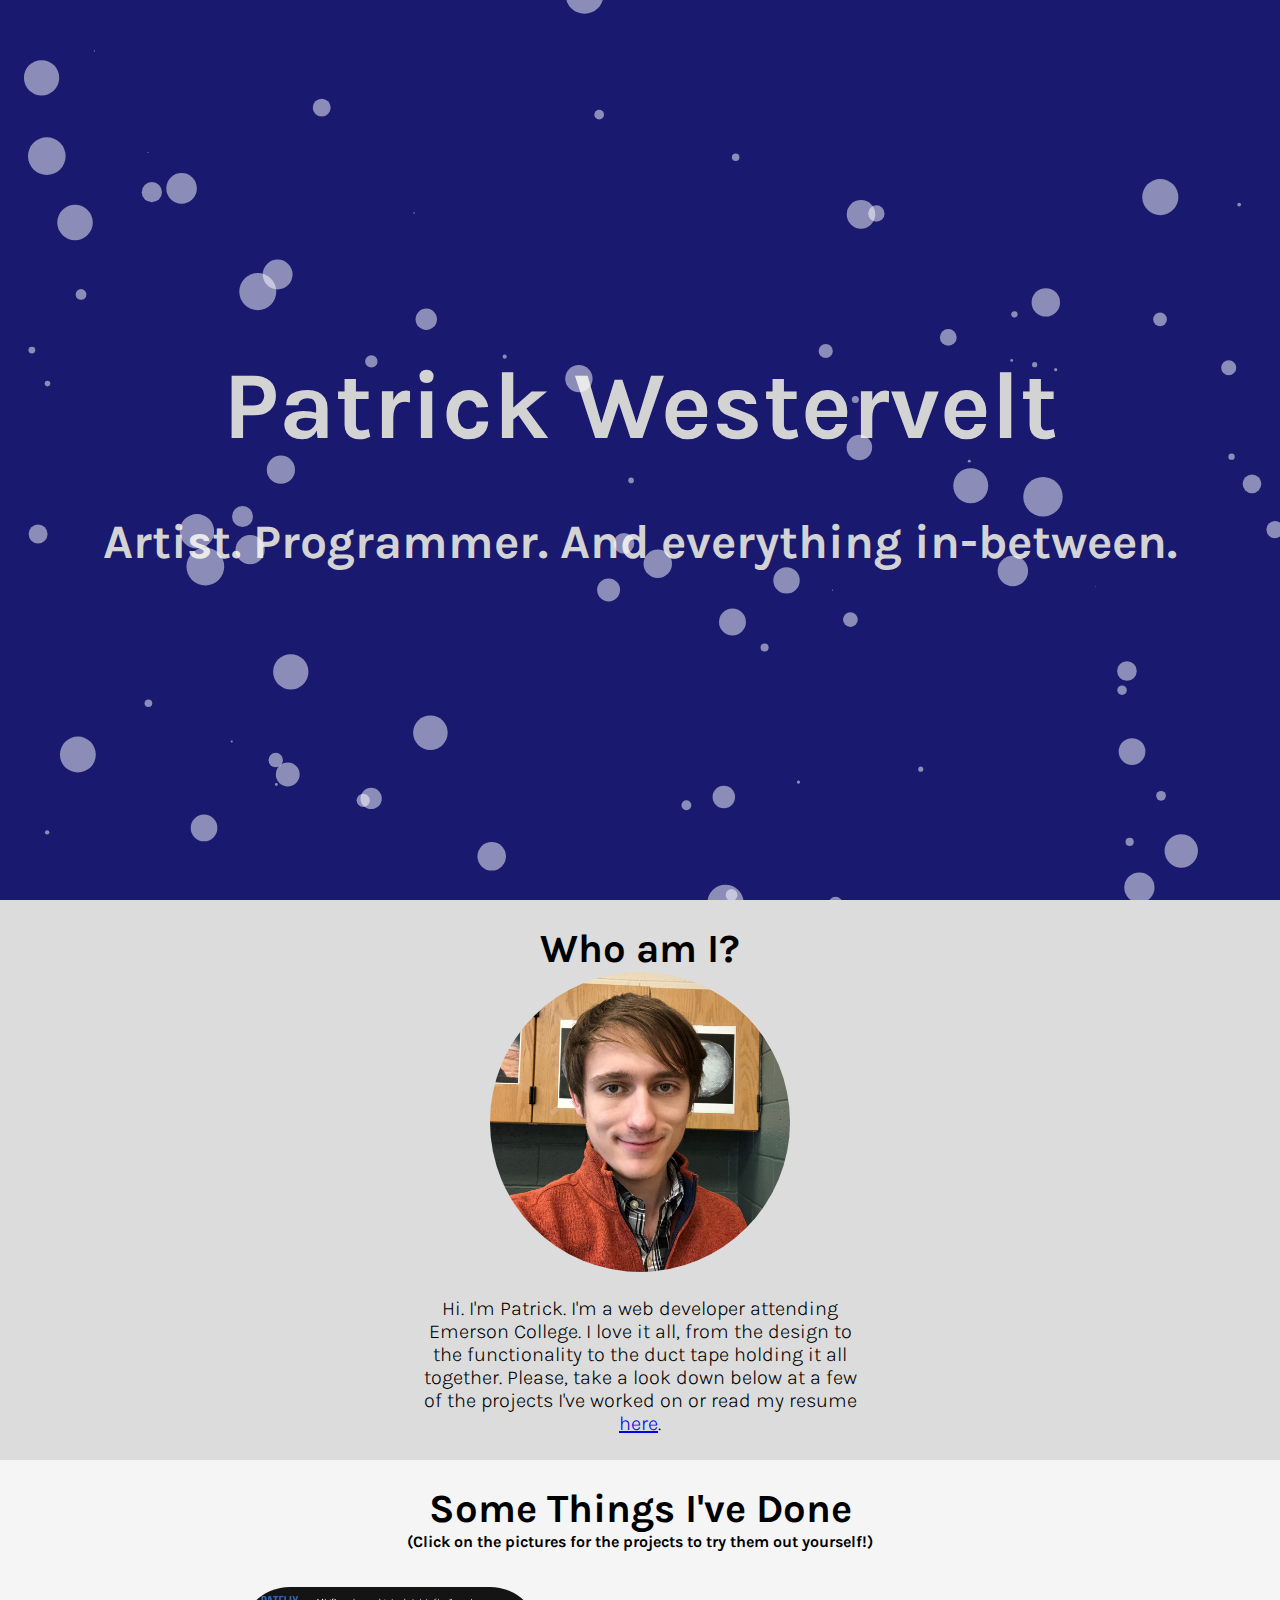
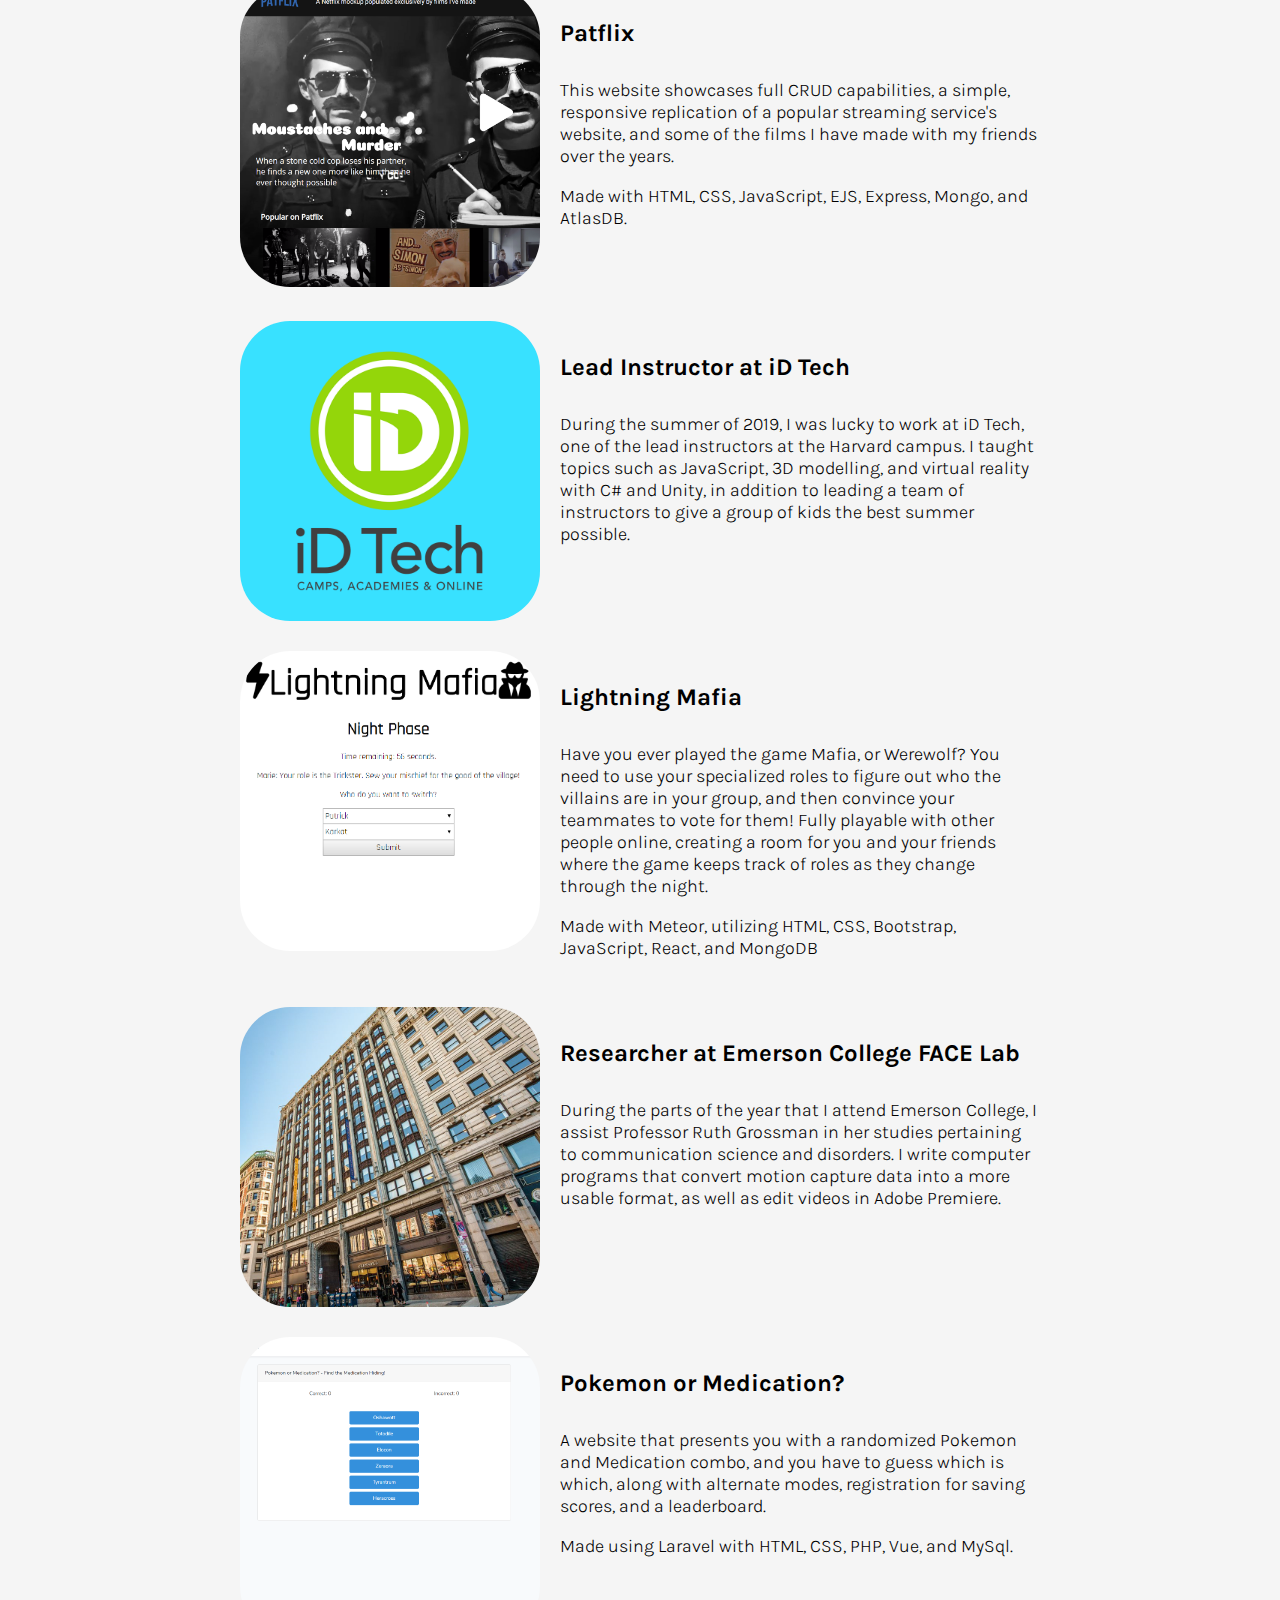
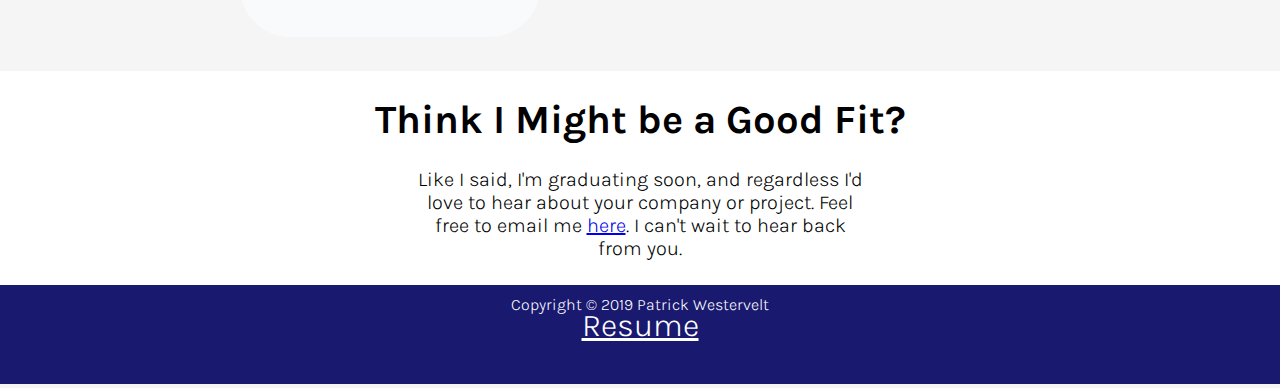
<file: index.html>
<!DOCTYPE html>
<html>
<head>
	<title>Patrick Westervelt: Portfolio</title>
	<link rel="stylesheet" type="text/css" href="index.css">
	<link href="https://fonts.googleapis.com/css?family=Charm|Major+Mono+Display|Slabo+27px|Karla" rel="stylesheet">
	<link rel="stylesheet" href="https://use.fontawesome.com/releases/v5.7.2/css/all.css" integrity="sha384-fnmOCqbTlWIlj8LyTjo7mOUStjsKC4pOpQbqyi7RrhN7udi9RwhKkMHpvLbHG9Sr" crossorigin="anonymous">
</head>
<body>
	<div id="banner">
		<span id="banner-text">
			<h1>Patrick Westervelt</h1>
			<h2>Artist. Programmer. And everything in-between.</h2>
		</span>
	</div>
	<div id="about">
		<h3 class="section-header"> Who am I? </h3>
		<img class="me" src="Patrick.jpg">
		<p class="about-text">Hi. I'm Patrick. I'm a web developer attending Emerson College. I love it all, from the design to the functionality to the duct tape holding it all together. Please, take a look down below at a few of the projects I've worked on or read my resume <a href="WebDev_Resume.pdf">here</a>.</p>
	</div>
	<div id="info">
		<h3 class="section-header"> Some Things I've Done </h3>
		<h4 class="hint">(Click on the pictures for the projects to try them out yourself!)</h4>
		<div class="about-box">
			<a href="https://secure-fortress-60849.herokuapp.com/"><img class="projects-img" src="PatflixTeaser.png"></a>
			<div>
				<h4>Patflix</h4>
				<p class="about-desc">This website showcases full CRUD capabilities, a simple, responsive replication of a popular streaming service's website, and some of the films I have made with my friends over the years.</p>
				<p class="about-desc">Made with HTML, CSS, JavaScript, EJS, Express, Mongo, and AtlasDB.</p>
			</div>
		</div>
		<div class="about-box">
			<img class="projects-img" src="idTech.png">
			<div>
				<h4>Lead Instructor at iD Tech</h4>
				<p class="about-desc">During the summer of 2019, I was lucky to work at iD Tech, one of the lead instructors at the Harvard campus. I taught topics such as JavaScript, 3D modelling, and virtual reality with C# and Unity, in addition to leading a team of instructors to give a group of kids the best summer possible.</p>
			</div>
		</div>
		<div class="about-box">
			<a href="https://lightning-mafia.herokuapp.com/"><img class="projects-img" src="LightningMafiaTeaser.png"></a>
			<div>
				<h4>Lightning Mafia</h4>
				<p class="about-desc">Have you ever played the game Mafia, or Werewolf? You need to use your specialized roles to figure out who the villains are in your group, and then convince your teammates to vote for them! Fully playable with other people online, creating a room for you and your friends where the game keeps track of roles as they change through the night.</p>
				<p class="about-desc">Made with Meteor, utilizing HTML, CSS, Bootstrap, JavaScript, React, and MongoDB</p>
			</div>
		</div>
		<div class="about-box">
			<img class="projects-img" src="EmColl.jpg">
			<div>
				<h4>Researcher at Emerson College FACE Lab</h4>
				<p class="about-desc">During the parts of the year that I attend Emerson College, I assist Professor Ruth Grossman in her studies pertaining to communication science and disorders. I write computer programs that convert motion capture data into a more usable format, as well as edit videos in Adobe Premiere.</p>
			</div>
		</div>
		<div class="about-box">
			<a href="http://obscure-harbor-76236.herokuapp.com/"><img class="projects-img" src="PokemonOrMedication.png"></a>
			<div>
				<h4>Pokemon or Medication?</h4>
				<p class="about-desc">A website that presents you with a randomized Pokemon and Medication combo, and you have to guess which is which, along with alternate modes, registration for saving scores, and a leaderboard.</p>
				<p class="about-desc">Made using Laravel with HTML, CSS, PHP, Vue, and MySql.</p>
			</div>
		</div>
	</div>
	<div id="contact">
		<h3 class="section-header">Think I Might be a Good Fit?</h3>
		<p class="about-text">Like I said, I'm graduating soon, and regardless I'd love to hear about your company or project. Feel free to email me <a href="mailto:patrickwestervelt.us@gmail.com">here</a>. I can't wait to hear back from you.
	</div>
	<div id="footer">
		<div id="copyright">Copyright © 2019 Patrick Westervelt</div>
		<div id="resume"><a class="resume-link" href="WebDev_Resume.pdf">Resume</a></div>
		<div><a href="https://www.twitter.com/psytew"><i class="fab fa-twitter"></i></a><a href="https://github.com/Psytew"><i class="fab fa-github"></i></a><a href="mailto:patrickwestervelt.us@gmail.com"><i class="far fa-envelope"></i></a></div>
	</div>
	<script type="text/javascript" src="particles.min.js"></script>
	<script type="text/javascript" src="particleController.js"></script>
</body>
</html>
</file>
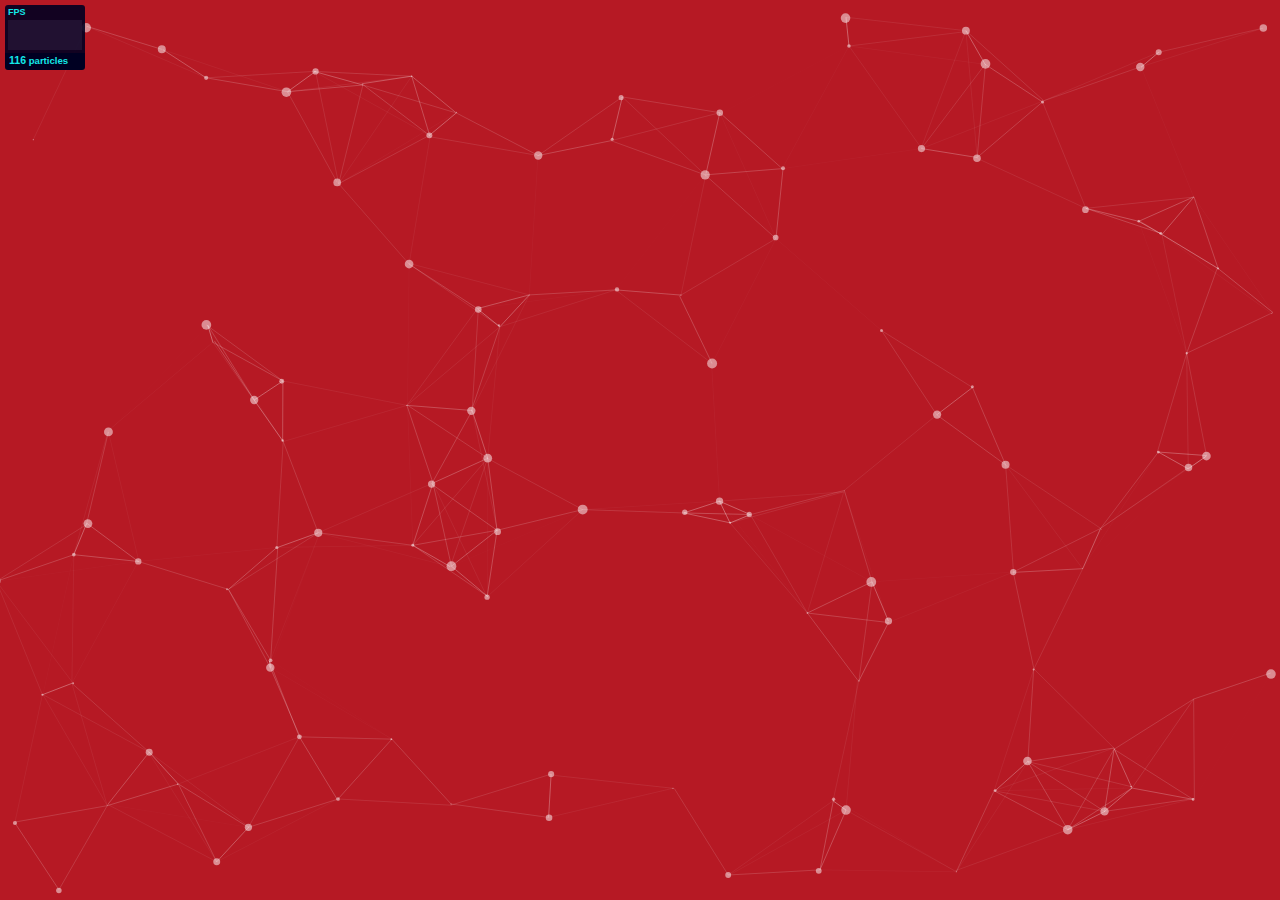
<file: particles.js-master/demo/index.html>
<!DOCTYPE html>
<html lang="en">
<head>
  <meta charset="utf-8">
  <title>particles.js</title>
  <meta name="description" content="particles.js is a lightweight JavaScript library for creating particles.">
  <meta name="author" content="Vincent Garreau" />
  <meta name="viewport" content="width=device-width, initial-scale=1.0, minimum-scale=1.0, maximum-scale=1.0, user-scalable=no">
  <link rel="stylesheet" media="screen" href="css/style.css">
</head>
<body>

<!-- count particles -->
<div class="count-particles">
  <span class="js-count-particles">--</span> particles
</div>

<!-- particles.js container -->
<div id="particles-js"></div>

<!-- scripts -->
<script src="../particles.js"></script>
<script src="js/app.js"></script>

<!-- stats.js -->
<script src="js/lib/stats.js"></script>
<script>
  var count_particles, stats, update;
  stats = new Stats;
  stats.setMode(0);
  stats.domElement.style.position = 'absolute';
  stats.domElement.style.left = '0px';
  stats.domElement.style.top = '0px';
  document.body.appendChild(stats.domElement);
  count_particles = document.querySelector('.js-count-particles');
  update = function() {
    stats.begin();
    stats.end();
    if (window.pJSDom[0].pJS.particles && window.pJSDom[0].pJS.particles.array) {
      count_particles.innerText = window.pJSDom[0].pJS.particles.array.length;
    }
    requestAnimationFrame(update);
  };
  requestAnimationFrame(update);
</script>

</body>
</html>
</file>
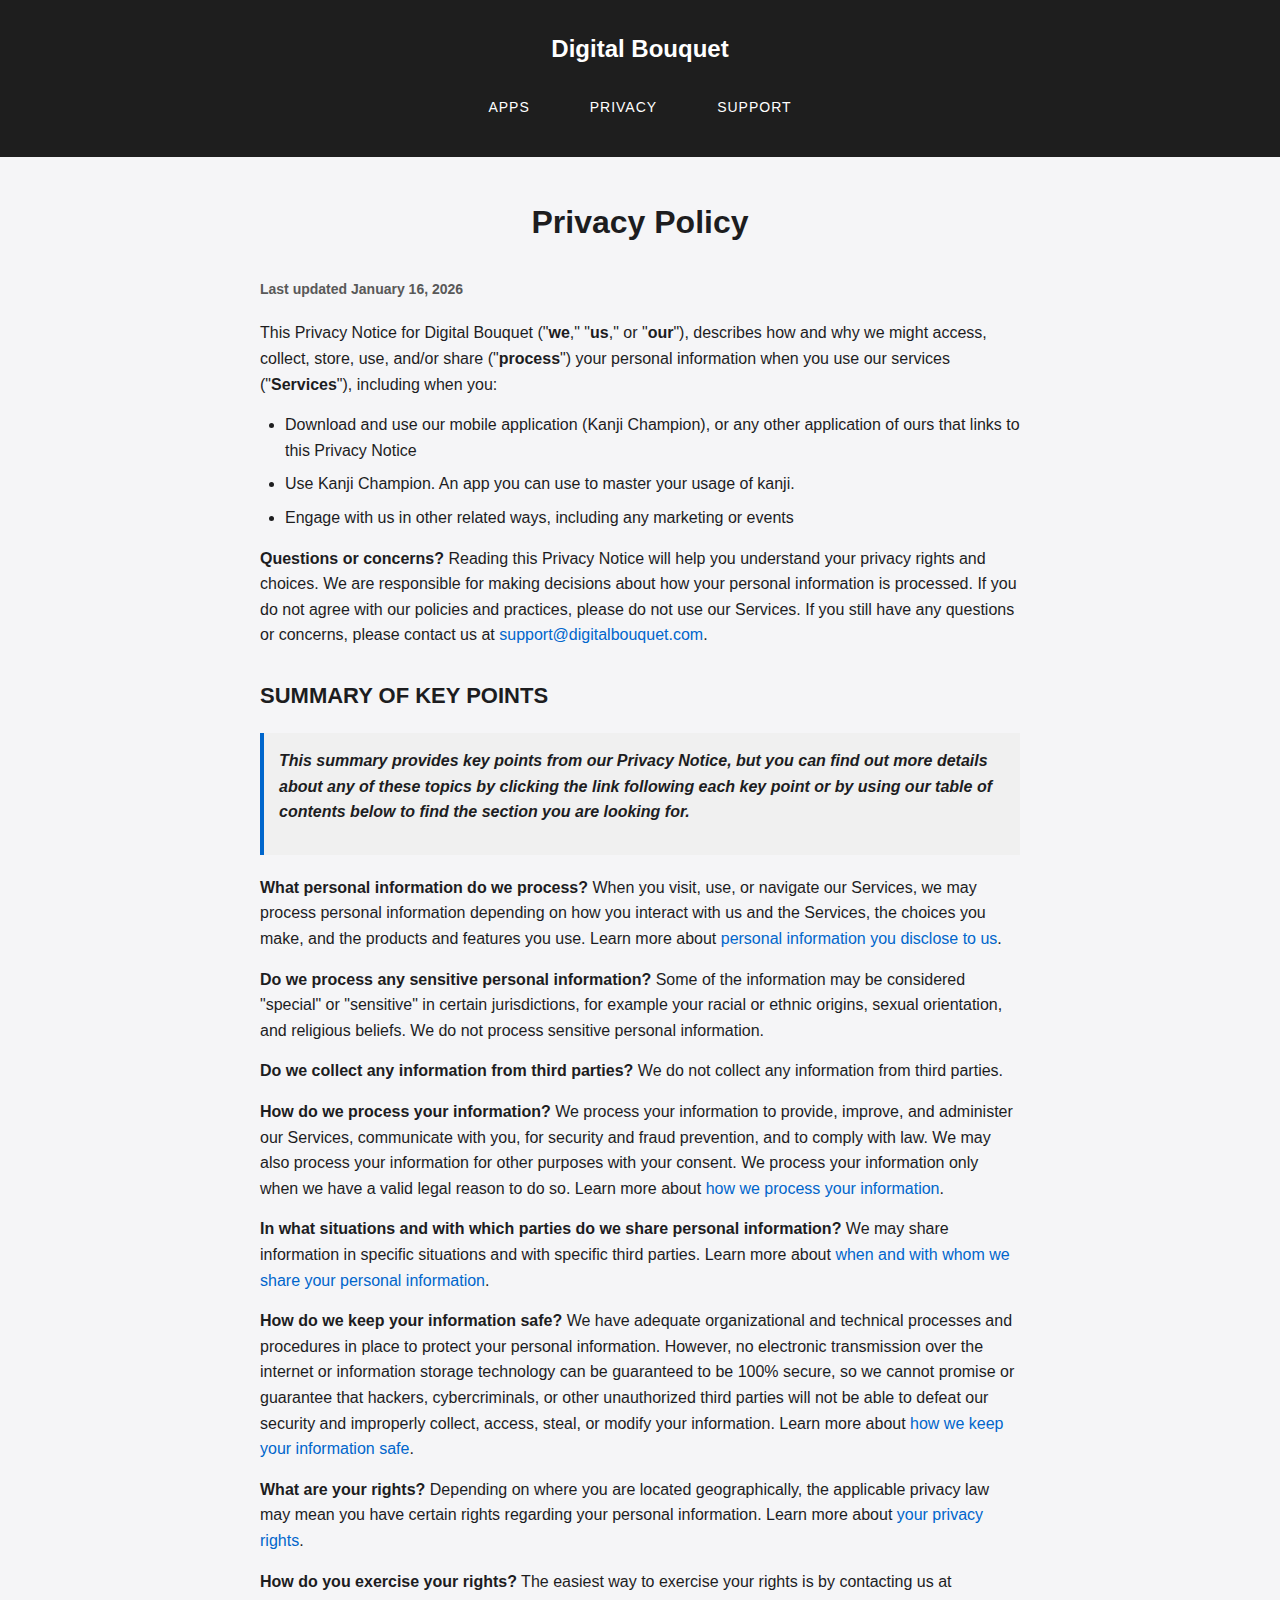
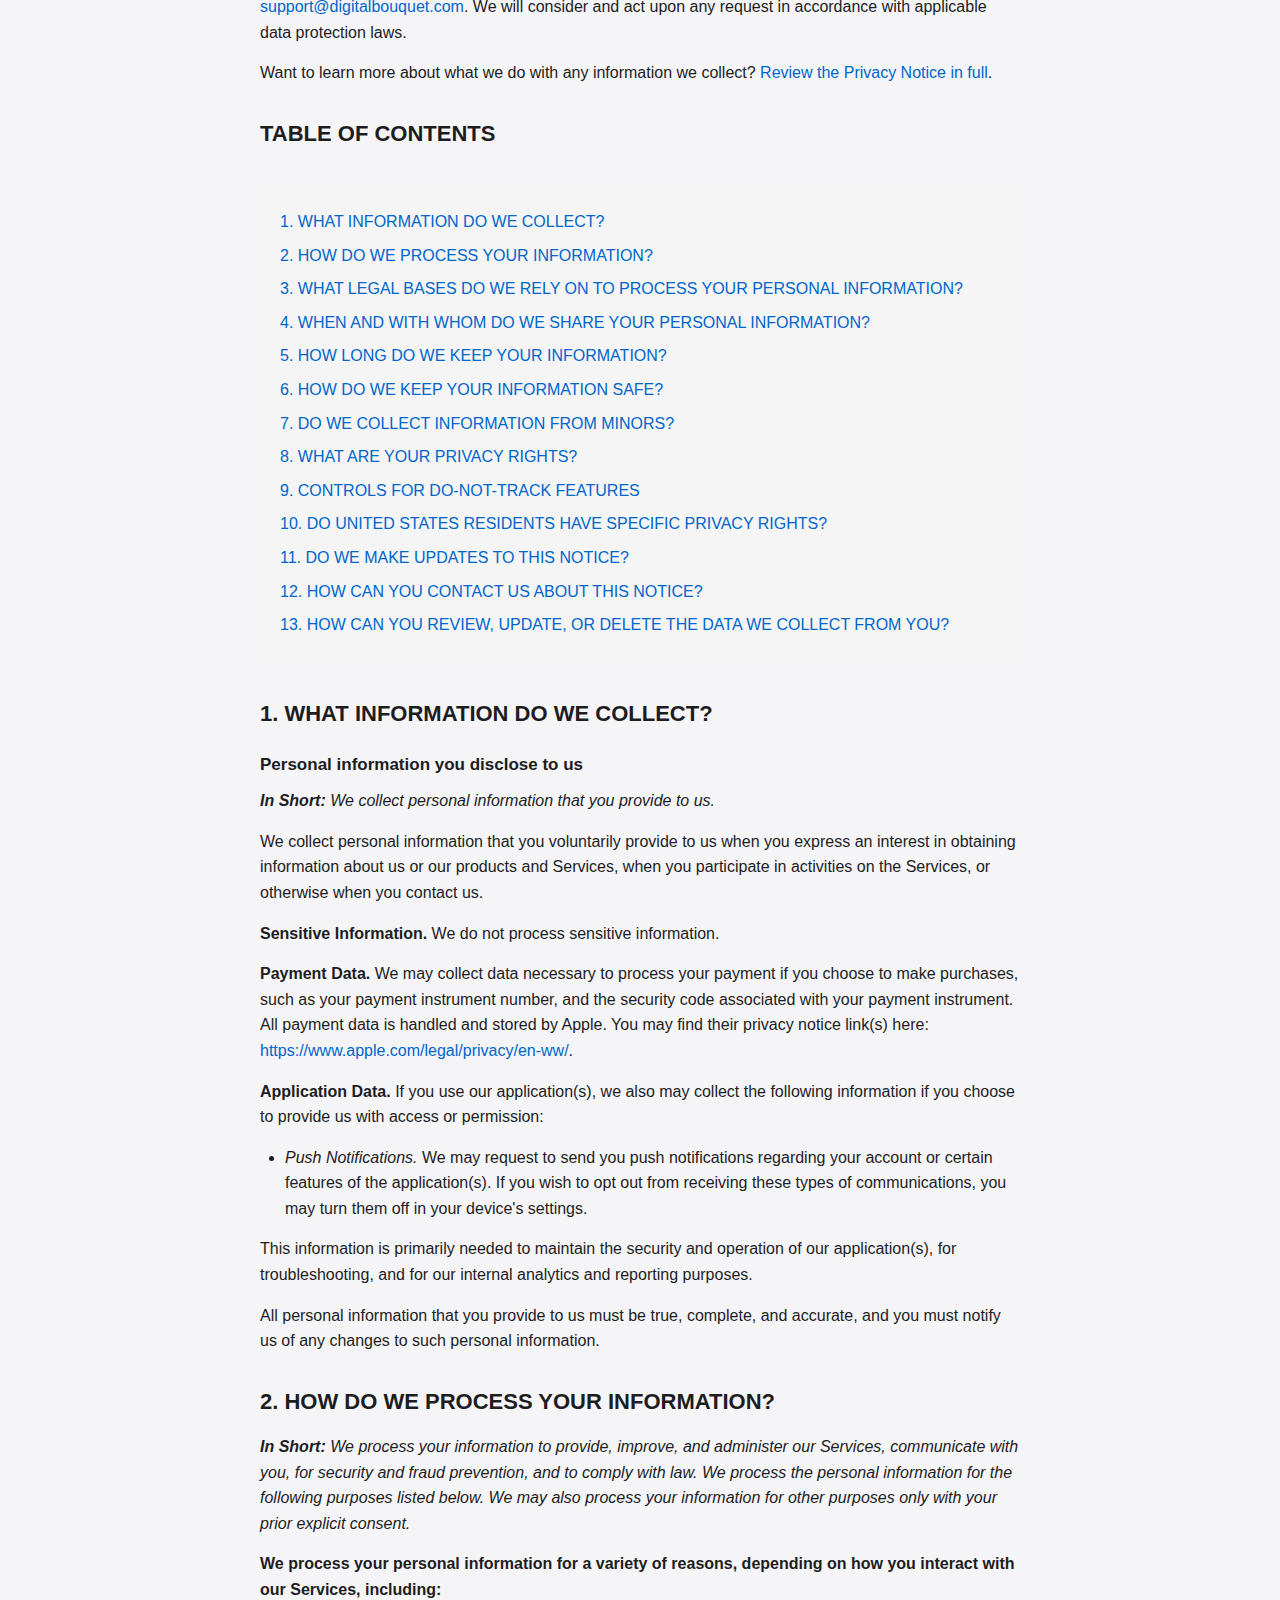
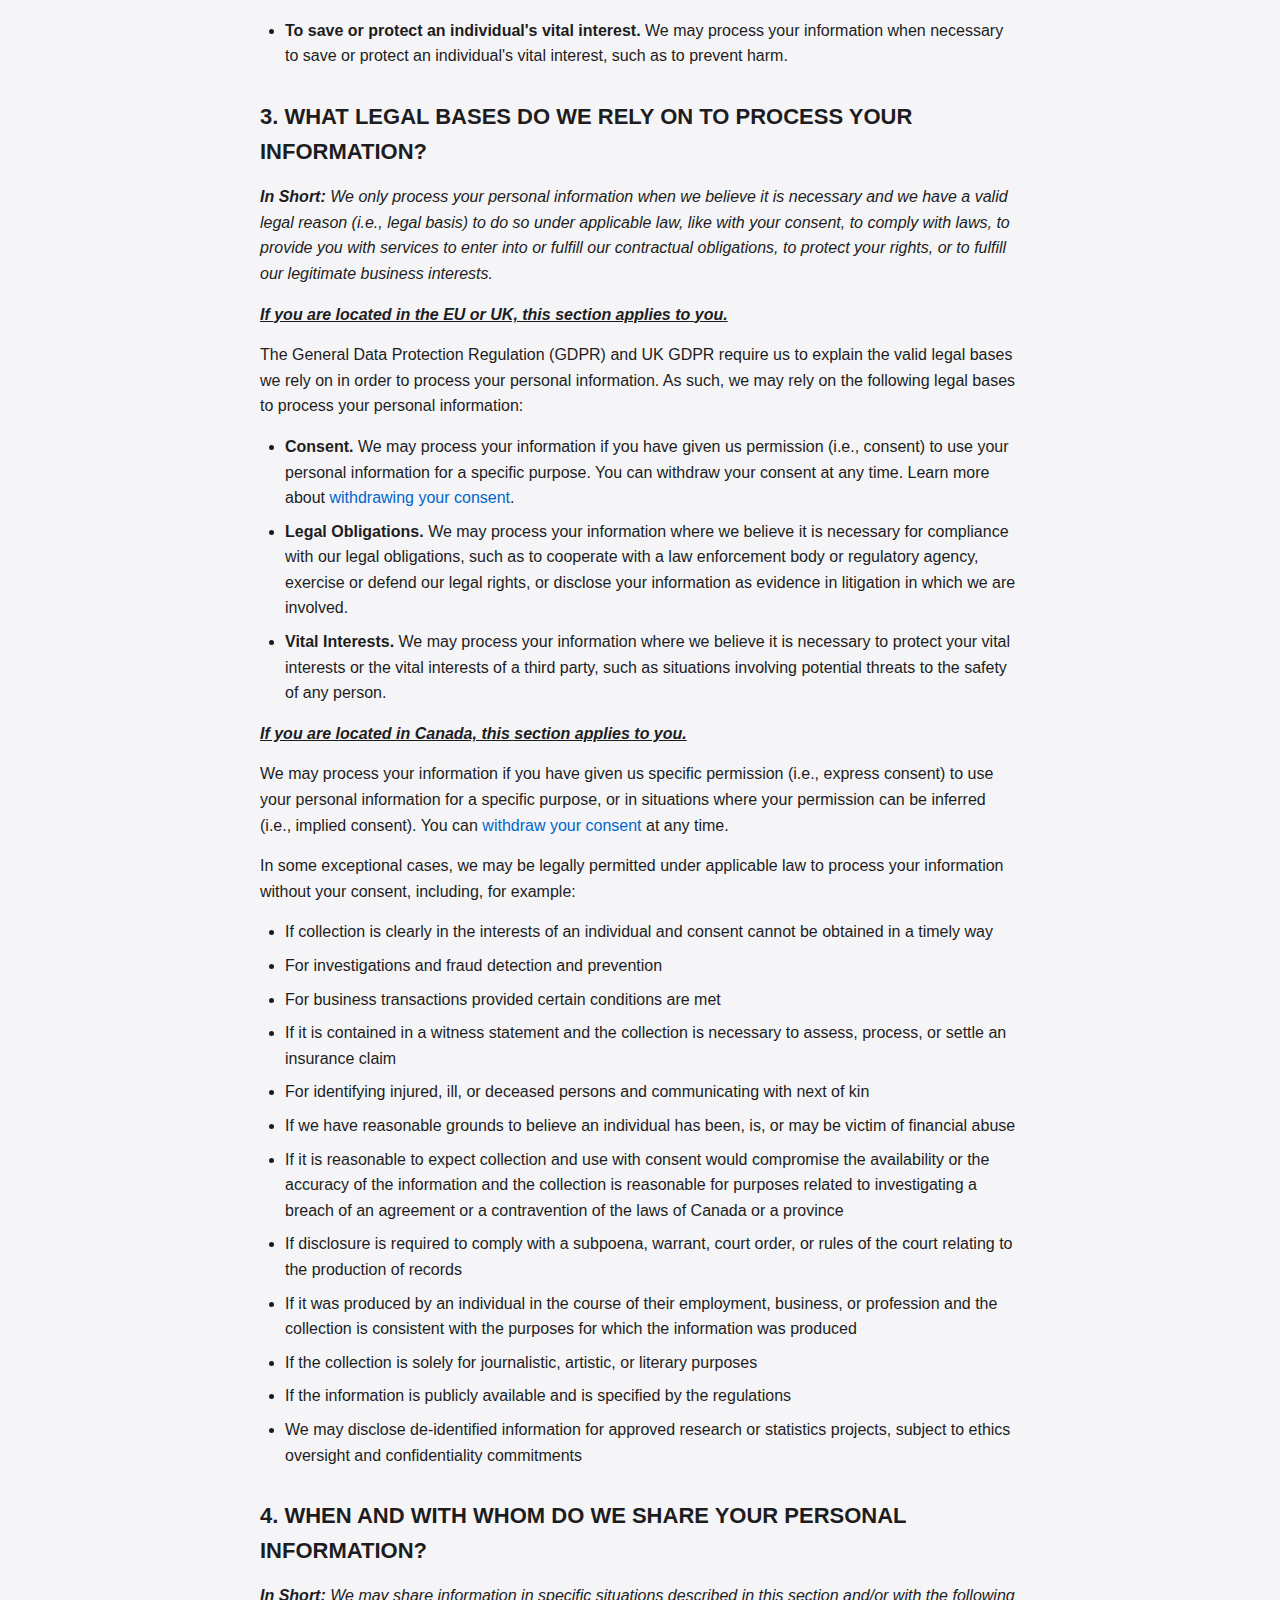
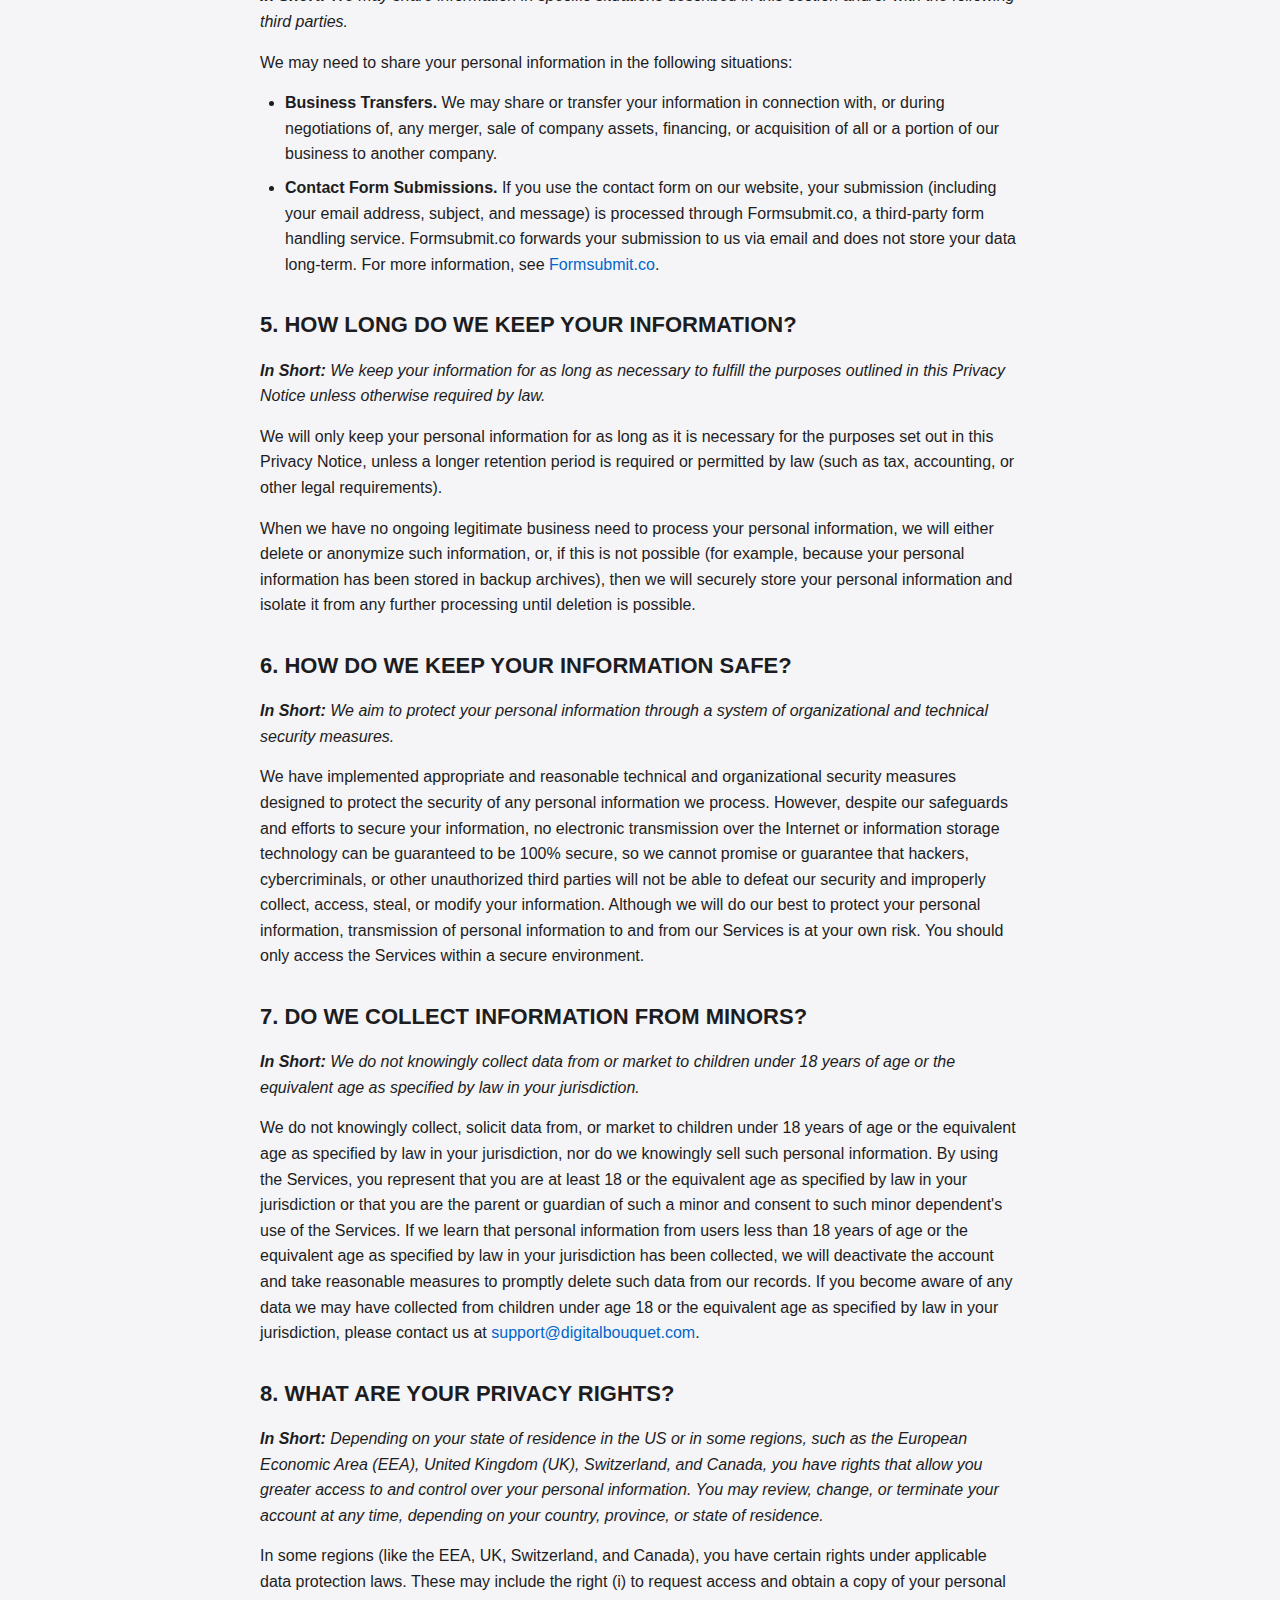
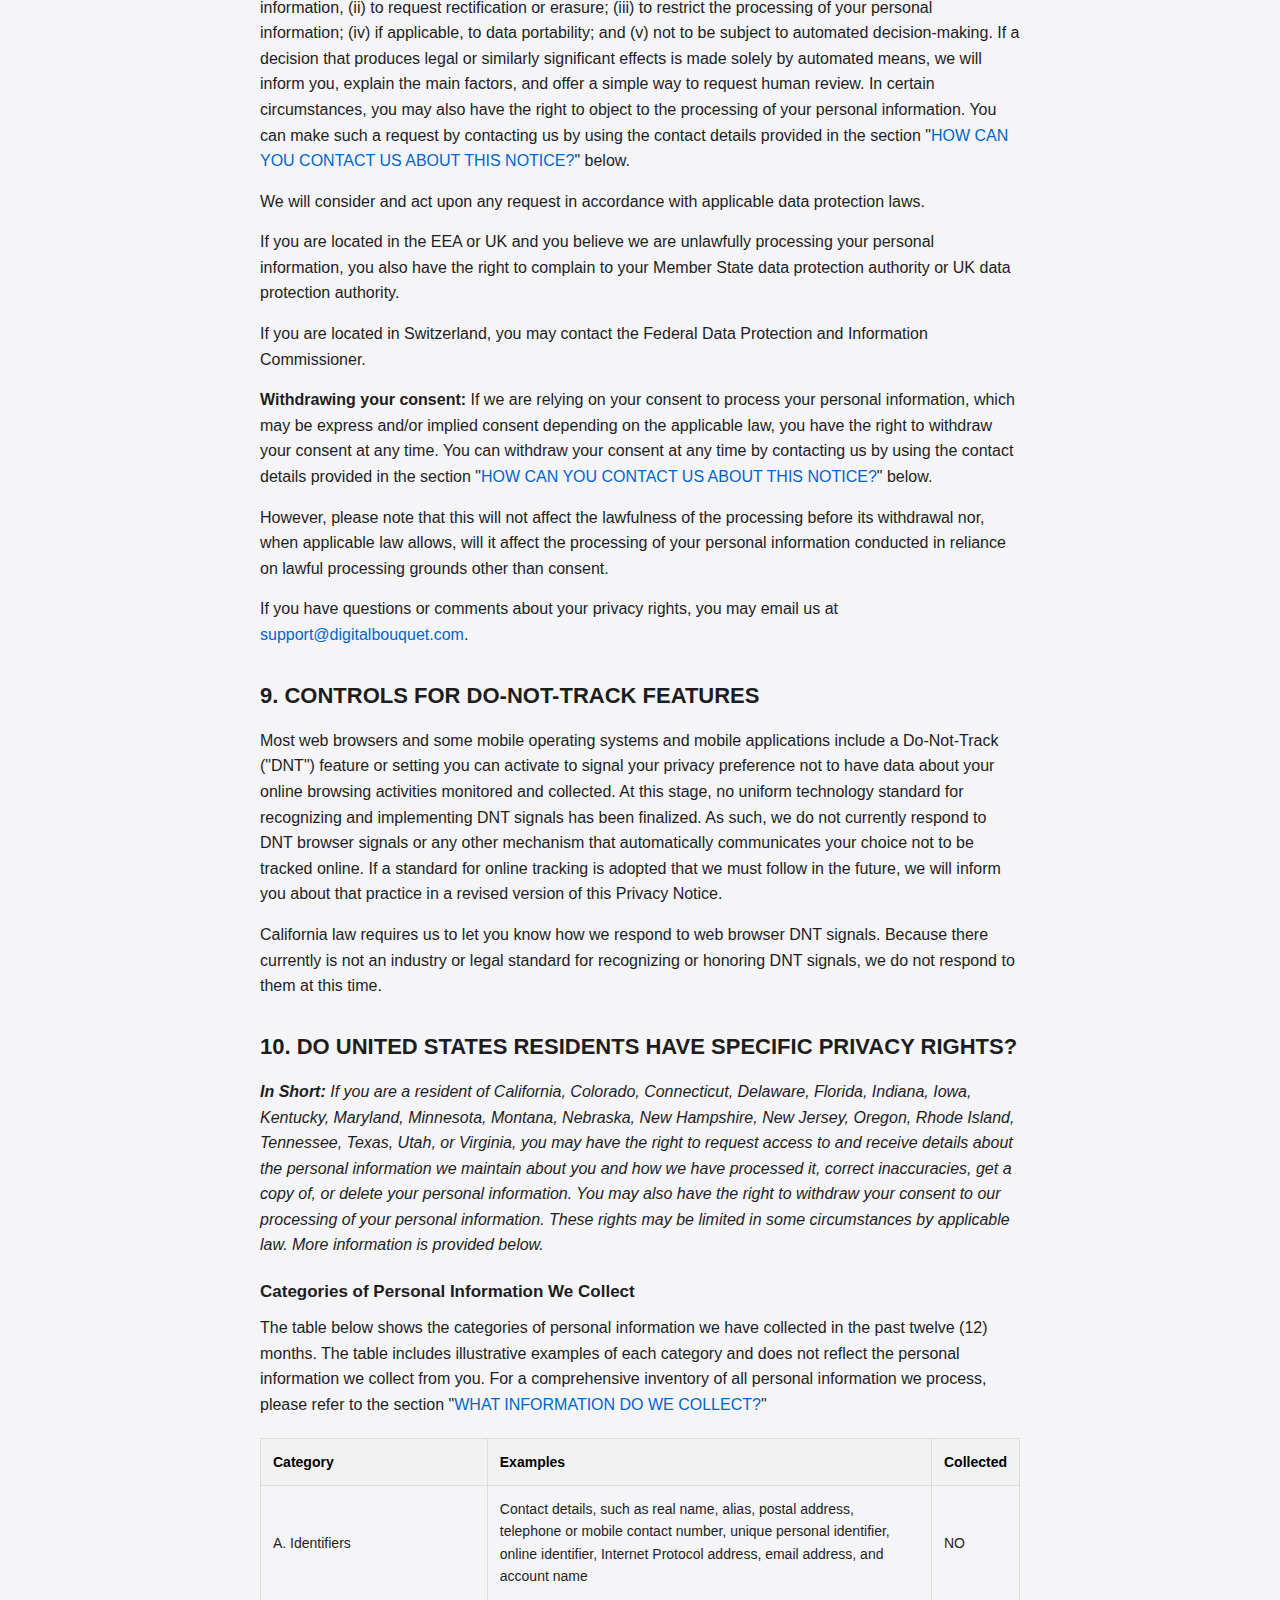
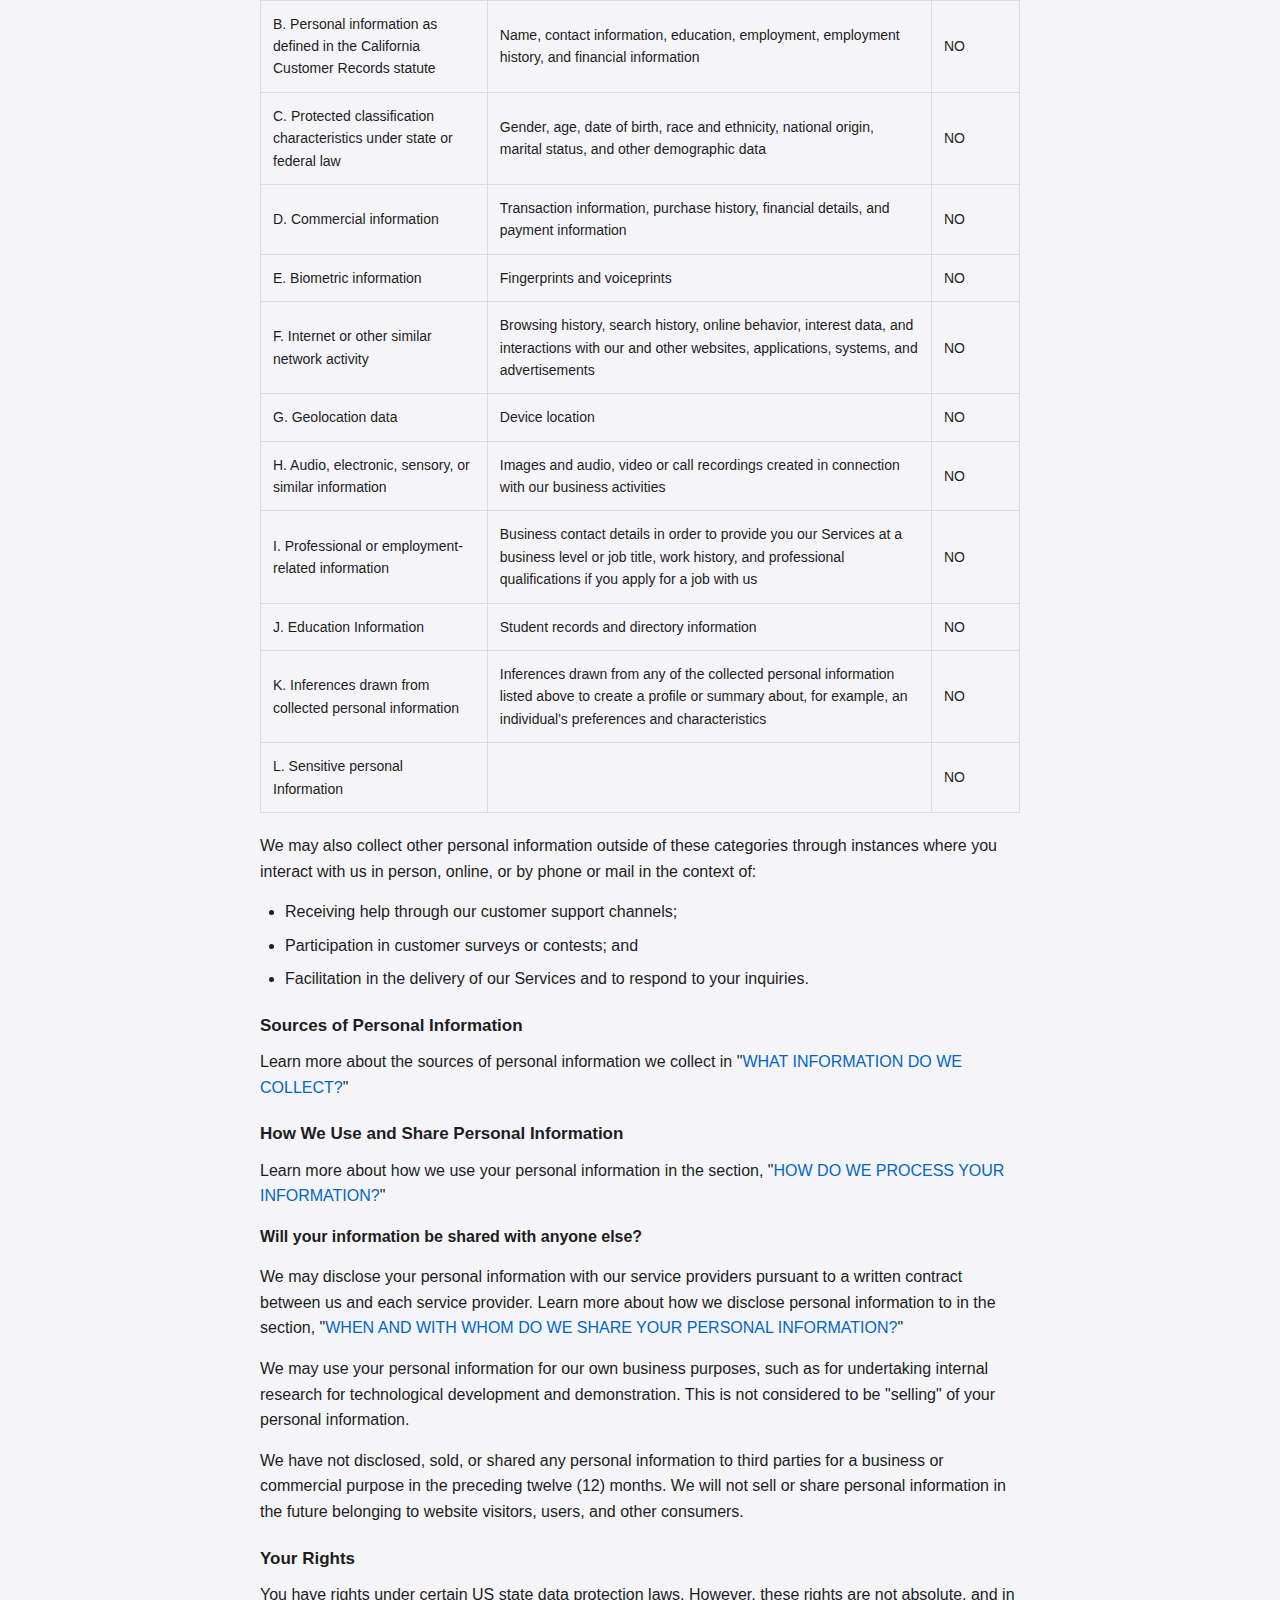
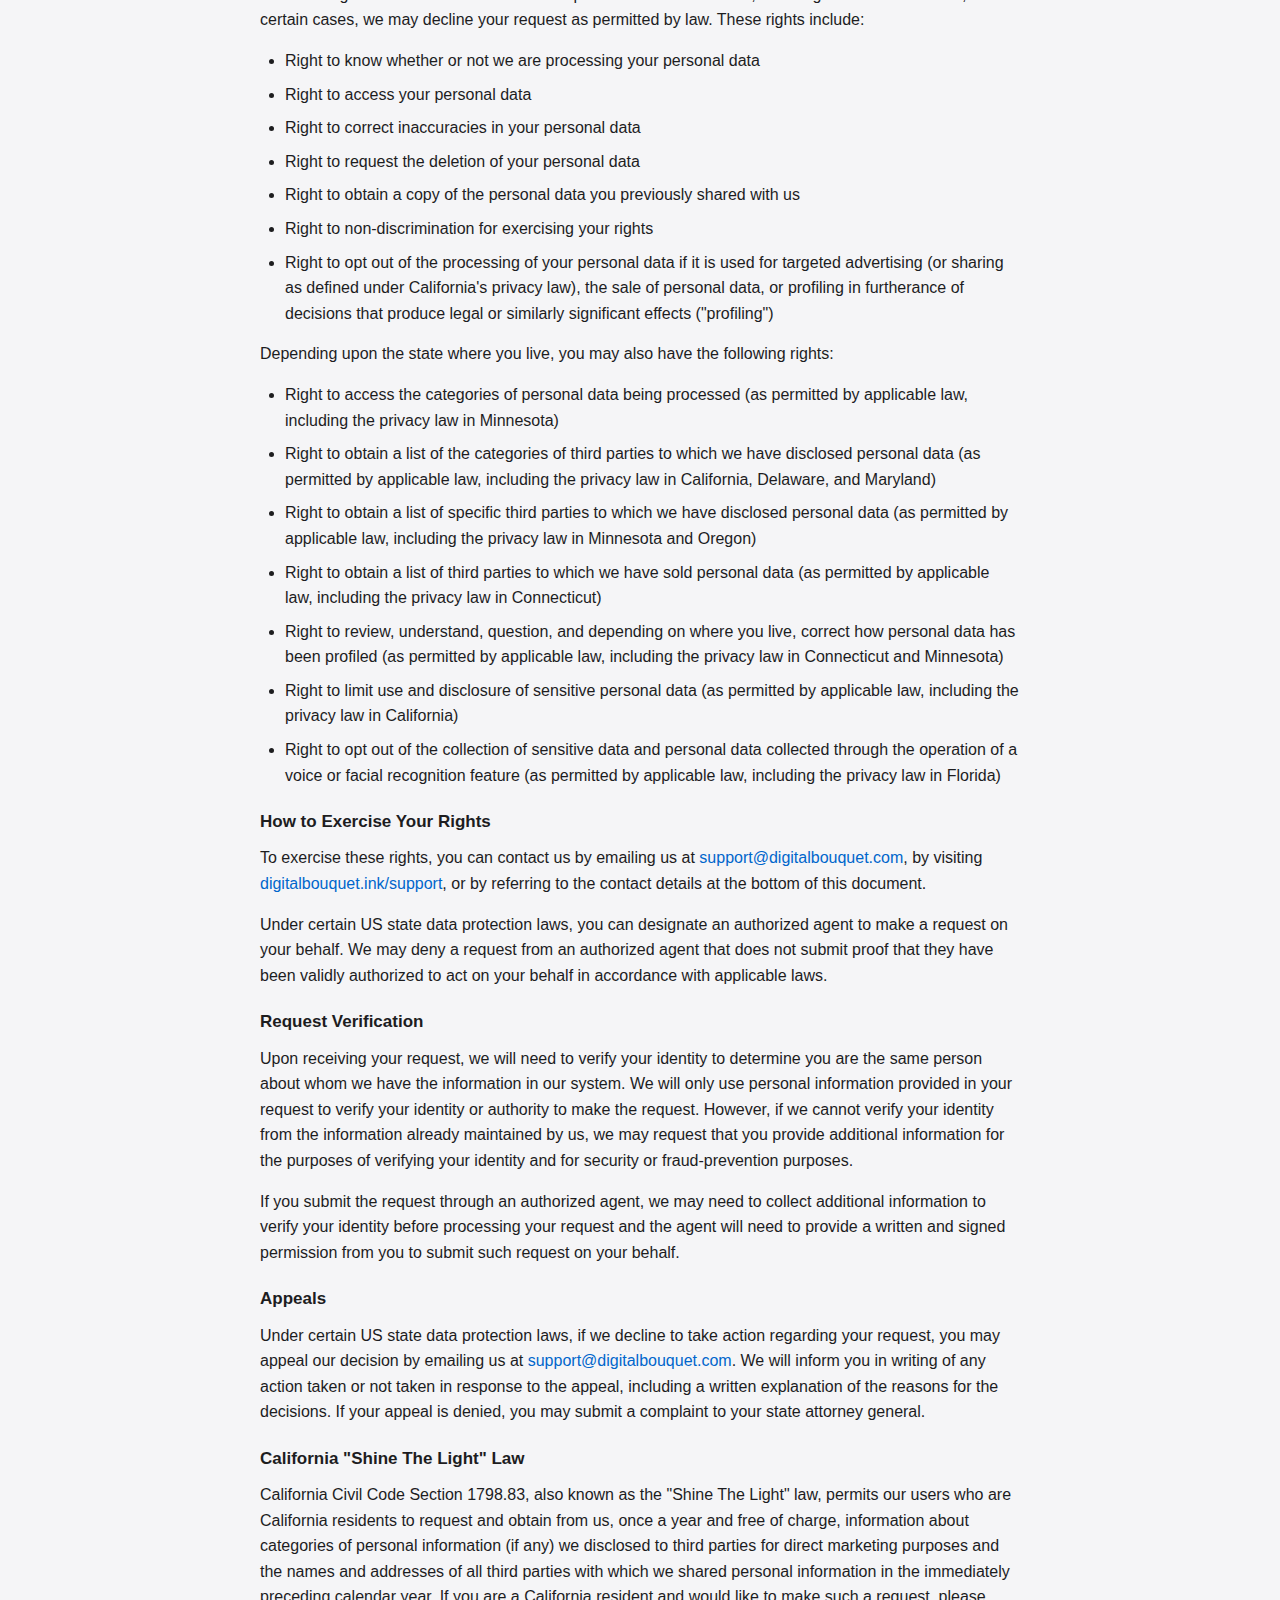
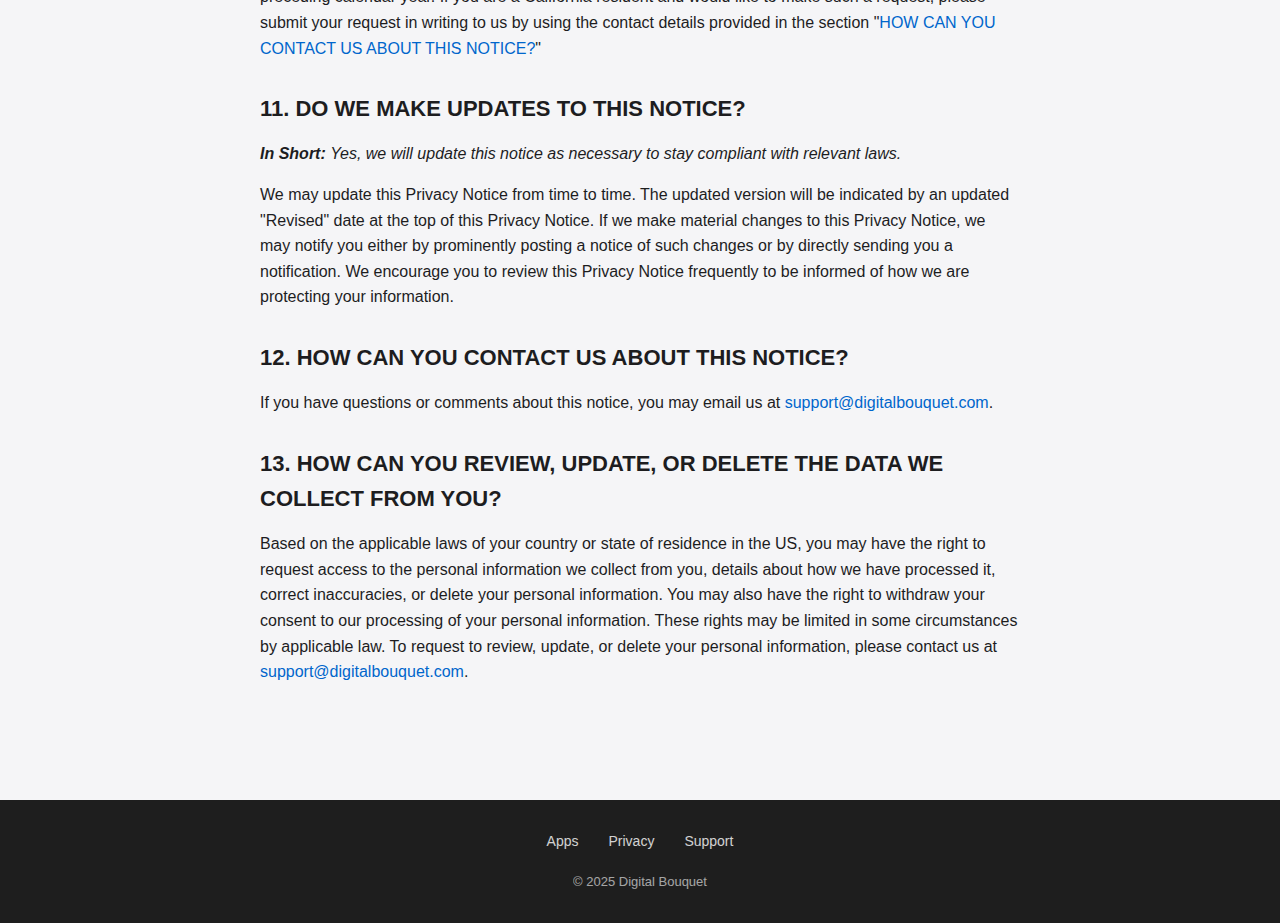
<file: privacy.html>
<!DOCTYPE html>
<html lang="en">
<head>
    <meta charset="UTF-8">
    <meta name="viewport" content="width=device-width, initial-scale=1.0">
    <meta name="description" content="Digital Bouquet - Privacy Policy">
    <title>Privacy Policy - Digital Bouquet</title>
    <link rel="stylesheet" href="css/style.css">
    <style>
        .content .subtitle {
            color: #595959;
            font-size: 14px;
            margin-bottom: 20px;
        }
        .content .toc {
            background-color: #f5f5f5;
            padding: 20px;
            border-radius: 5px;
            margin: 30px 0;
        }
        .content .toc a {
            display: block;
            margin: 8px 0;
        }
        .content .highlight {
            background-color: #f0f0f0;
            padding: 15px;
            border-left: 4px solid #0066cc;
            margin: 20px 0;
        }
        .content table {
            width: 100%;
            border-collapse: collapse;
            margin: 20px 0;
            font-size: 14px;
        }
        .content table, .content th, .content td {
            border: 1px solid #ddd;
        }
        .content th, .content td {
            padding: 12px;
            text-align: left;
        }
        .content th {
            background-color: #f2f2f2;
            color: #000000;
            font-weight: bold;
        }
        .content h3 {
            font-size: 17px;
            color: #1d1d1f;
            margin-top: 20px;
            margin-bottom: 10px;
        }
    </style>
</head>
<body>
    <header class="header">
        <div class="logo-text">Digital Bouquet</div>
        <nav class="nav">
            <a href="index.html">Apps</a>
            <a href="privacy.html">Privacy</a>
            <a href="support.html">Support</a>
        </nav>
    </header>

    <main class="content">
        <h1>Privacy Policy</h1>
        <p class="subtitle"><strong>Last updated January 16, 2026</strong></p>

        <p>This Privacy Notice for Digital Bouquet ("<strong>we</strong>," "<strong>us</strong>," or "<strong>our</strong>"), describes how and why we might access, collect, store, use, and/or share ("<strong>process</strong>") your personal information when you use our services ("<strong>Services</strong>"), including when you:</p>

        <ul>
            <li>Download and use our mobile application (Kanji Champion), or any other application of ours that links to this Privacy Notice</li>
            <li>Use Kanji Champion. An app you can use to master your usage of kanji.</li>
            <li>Engage with us in other related ways, including any marketing or events</li>
        </ul>

        <p><strong>Questions or concerns?</strong> Reading this Privacy Notice will help you understand your privacy rights and choices. We are responsible for making decisions about how your personal information is processed. If you do not agree with our policies and practices, please do not use our Services. If you still have any questions or concerns, please contact us at <a href="mailto:support@digitalbouquet.com">support@digitalbouquet.com</a>.</p>

        <h2>SUMMARY OF KEY POINTS</h2>
        <div class="highlight">
            <p><strong><em>This summary provides key points from our Privacy Notice, but you can find out more details about any of these topics by clicking the link following each key point or by using our table of contents below to find the section you are looking for.</em></strong></p>
        </div>

        <p><strong>What personal information do we process?</strong> When you visit, use, or navigate our Services, we may process personal information depending on how you interact with us and the Services, the choices you make, and the products and features you use. Learn more about <a href="#personalinfo">personal information you disclose to us</a>.</p>

        <p><strong>Do we process any sensitive personal information?</strong> Some of the information may be considered "special" or "sensitive" in certain jurisdictions, for example your racial or ethnic origins, sexual orientation, and religious beliefs. We do not process sensitive personal information.</p>

        <p><strong>Do we collect any information from third parties?</strong> We do not collect any information from third parties.</p>

        <p><strong>How do we process your information?</strong> We process your information to provide, improve, and administer our Services, communicate with you, for security and fraud prevention, and to comply with law. We may also process your information for other purposes with your consent. We process your information only when we have a valid legal reason to do so. Learn more about <a href="#infouse">how we process your information</a>.</p>

        <p><strong>In what situations and with which parties do we share personal information?</strong> We may share information in specific situations and with specific third parties. Learn more about <a href="#whoshare">when and with whom we share your personal information</a>.</p>

        <p><strong>How do we keep your information safe?</strong> We have adequate organizational and technical processes and procedures in place to protect your personal information. However, no electronic transmission over the internet or information storage technology can be guaranteed to be 100% secure, so we cannot promise or guarantee that hackers, cybercriminals, or other unauthorized third parties will not be able to defeat our security and improperly collect, access, steal, or modify your information. Learn more about <a href="#infosafe">how we keep your information safe</a>.</p>

        <p><strong>What are your rights?</strong> Depending on where you are located geographically, the applicable privacy law may mean you have certain rights regarding your personal information. Learn more about <a href="#privacyrights">your privacy rights</a>.</p>

        <p><strong>How do you exercise your rights?</strong> The easiest way to exercise your rights is by contacting us at <a href="mailto:support@digitalbouquet.com">support@digitalbouquet.com</a>. We will consider and act upon any request in accordance with applicable data protection laws.</p>

        <p>Want to learn more about what we do with any information we collect? <a href="#toc">Review the Privacy Notice in full</a>.</p>

        <h2 id="toc">TABLE OF CONTENTS</h2>
        <div class="toc">
            <a href="#infocollect">1. WHAT INFORMATION DO WE COLLECT?</a>
            <a href="#infouse">2. HOW DO WE PROCESS YOUR INFORMATION?</a>
            <a href="#legalbases">3. WHAT LEGAL BASES DO WE RELY ON TO PROCESS YOUR PERSONAL INFORMATION?</a>
            <a href="#whoshare">4. WHEN AND WITH WHOM DO WE SHARE YOUR PERSONAL INFORMATION?</a>
            <a href="#inforetain">5. HOW LONG DO WE KEEP YOUR INFORMATION?</a>
            <a href="#infosafe">6. HOW DO WE KEEP YOUR INFORMATION SAFE?</a>
            <a href="#infominors">7. DO WE COLLECT INFORMATION FROM MINORS?</a>
            <a href="#privacyrights">8. WHAT ARE YOUR PRIVACY RIGHTS?</a>
            <a href="#DNT">9. CONTROLS FOR DO-NOT-TRACK FEATURES</a>
            <a href="#uslaws">10. DO UNITED STATES RESIDENTS HAVE SPECIFIC PRIVACY RIGHTS?</a>
            <a href="#policyupdates">11. DO WE MAKE UPDATES TO THIS NOTICE?</a>
            <a href="#contact">12. HOW CAN YOU CONTACT US ABOUT THIS NOTICE?</a>
            <a href="#request">13. HOW CAN YOU REVIEW, UPDATE, OR DELETE THE DATA WE COLLECT FROM YOU?</a>
        </div>

        <h2 id="infocollect">1. WHAT INFORMATION DO WE COLLECT?</h2>

        <h3 id="personalinfo">Personal information you disclose to us</h3>
        <p><strong><em>In Short:</em></strong> <em>We collect personal information that you provide to us.</em></p>

        <p>We collect personal information that you voluntarily provide to us when you express an interest in obtaining information about us or our products and Services, when you participate in activities on the Services, or otherwise when you contact us.</p>

        <p><strong>Sensitive Information.</strong> We do not process sensitive information.</p>

        <p><strong>Payment Data.</strong> We may collect data necessary to process your payment if you choose to make purchases, such as your payment instrument number, and the security code associated with your payment instrument. All payment data is handled and stored by Apple. You may find their privacy notice link(s) here: <a href="https://www.apple.com/legal/privacy/en-ww/" target="_blank">https://www.apple.com/legal/privacy/en-ww/</a>.</p>

        <p><strong>Application Data.</strong> If you use our application(s), we also may collect the following information if you choose to provide us with access or permission:</p>
        <ul>
            <li><em>Push Notifications.</em> We may request to send you push notifications regarding your account or certain features of the application(s). If you wish to opt out from receiving these types of communications, you may turn them off in your device's settings.</li>
        </ul>

        <p>This information is primarily needed to maintain the security and operation of our application(s), for troubleshooting, and for our internal analytics and reporting purposes.</p>

        <p>All personal information that you provide to us must be true, complete, and accurate, and you must notify us of any changes to such personal information.</p>

        <h2 id="infouse">2. HOW DO WE PROCESS YOUR INFORMATION?</h2>
        <p><strong><em>In Short:</em></strong> <em>We process your information to provide, improve, and administer our Services, communicate with you, for security and fraud prevention, and to comply with law. We process the personal information for the following purposes listed below. We may also process your information for other purposes only with your prior explicit consent.</em></p>

        <p><strong>We process your personal information for a variety of reasons, depending on how you interact with our Services, including:</strong></p>
        <ul>
            <li><strong>To save or protect an individual's vital interest.</strong> We may process your information when necessary to save or protect an individual's vital interest, such as to prevent harm.</li>
        </ul>

        <h2 id="legalbases">3. WHAT LEGAL BASES DO WE RELY ON TO PROCESS YOUR INFORMATION?</h2>
        <p><strong><em>In Short:</em></strong> <em>We only process your personal information when we believe it is necessary and we have a valid legal reason (i.e., legal basis) to do so under applicable law, like with your consent, to comply with laws, to provide you with services to enter into or fulfill our contractual obligations, to protect your rights, or to fulfill our legitimate business interests.</em></p>

        <p><strong><em><u>If you are located in the EU or UK, this section applies to you.</u></em></strong></p>

        <p>The General Data Protection Regulation (GDPR) and UK GDPR require us to explain the valid legal bases we rely on in order to process your personal information. As such, we may rely on the following legal bases to process your personal information:</p>
        <ul>
            <li><strong>Consent.</strong> We may process your information if you have given us permission (i.e., consent) to use your personal information for a specific purpose. You can withdraw your consent at any time. Learn more about <a href="#withdrawconsent">withdrawing your consent</a>.</li>
            <li><strong>Legal Obligations.</strong> We may process your information where we believe it is necessary for compliance with our legal obligations, such as to cooperate with a law enforcement body or regulatory agency, exercise or defend our legal rights, or disclose your information as evidence in litigation in which we are involved.</li>
            <li><strong>Vital Interests.</strong> We may process your information where we believe it is necessary to protect your vital interests or the vital interests of a third party, such as situations involving potential threats to the safety of any person.</li>
        </ul>

        <p><strong><em><u>If you are located in Canada, this section applies to you.</u></em></strong></p>

        <p>We may process your information if you have given us specific permission (i.e., express consent) to use your personal information for a specific purpose, or in situations where your permission can be inferred (i.e., implied consent). You can <a href="#withdrawconsent">withdraw your consent</a> at any time.</p>

        <p>In some exceptional cases, we may be legally permitted under applicable law to process your information without your consent, including, for example:</p>
        <ul>
            <li>If collection is clearly in the interests of an individual and consent cannot be obtained in a timely way</li>
            <li>For investigations and fraud detection and prevention</li>
            <li>For business transactions provided certain conditions are met</li>
            <li>If it is contained in a witness statement and the collection is necessary to assess, process, or settle an insurance claim</li>
            <li>For identifying injured, ill, or deceased persons and communicating with next of kin</li>
            <li>If we have reasonable grounds to believe an individual has been, is, or may be victim of financial abuse</li>
            <li>If it is reasonable to expect collection and use with consent would compromise the availability or the accuracy of the information and the collection is reasonable for purposes related to investigating a breach of an agreement or a contravention of the laws of Canada or a province</li>
            <li>If disclosure is required to comply with a subpoena, warrant, court order, or rules of the court relating to the production of records</li>
            <li>If it was produced by an individual in the course of their employment, business, or profession and the collection is consistent with the purposes for which the information was produced</li>
            <li>If the collection is solely for journalistic, artistic, or literary purposes</li>
            <li>If the information is publicly available and is specified by the regulations</li>
            <li>We may disclose de-identified information for approved research or statistics projects, subject to ethics oversight and confidentiality commitments</li>
        </ul>

        <h2 id="whoshare">4. WHEN AND WITH WHOM DO WE SHARE YOUR PERSONAL INFORMATION?</h2>
        <p><strong><em>In Short:</em></strong> <em>We may share information in specific situations described in this section and/or with the following third parties.</em></p>

        <p>We may need to share your personal information in the following situations:</p>
        <ul>
            <li><strong>Business Transfers.</strong> We may share or transfer your information in connection with, or during negotiations of, any merger, sale of company assets, financing, or acquisition of all or a portion of our business to another company.</li>
            <li><strong>Contact Form Submissions.</strong> If you use the contact form on our website, your submission (including your email address, subject, and message) is processed through Formsubmit.co, a third-party form handling service. Formsubmit.co forwards your submission to us via email and does not store your data long-term. For more information, see <a href="https://formsubmit.co/" target="_blank" rel="noopener">Formsubmit.co</a>.</li>
        </ul>

        <h2 id="inforetain">5. HOW LONG DO WE KEEP YOUR INFORMATION?</h2>
        <p><strong><em>In Short:</em></strong> <em>We keep your information for as long as necessary to fulfill the purposes outlined in this Privacy Notice unless otherwise required by law.</em></p>

        <p>We will only keep your personal information for as long as it is necessary for the purposes set out in this Privacy Notice, unless a longer retention period is required or permitted by law (such as tax, accounting, or other legal requirements).</p>

        <p>When we have no ongoing legitimate business need to process your personal information, we will either delete or anonymize such information, or, if this is not possible (for example, because your personal information has been stored in backup archives), then we will securely store your personal information and isolate it from any further processing until deletion is possible.</p>

        <h2 id="infosafe">6. HOW DO WE KEEP YOUR INFORMATION SAFE?</h2>
        <p><strong><em>In Short:</em></strong> <em>We aim to protect your personal information through a system of organizational and technical security measures.</em></p>

        <p>We have implemented appropriate and reasonable technical and organizational security measures designed to protect the security of any personal information we process. However, despite our safeguards and efforts to secure your information, no electronic transmission over the Internet or information storage technology can be guaranteed to be 100% secure, so we cannot promise or guarantee that hackers, cybercriminals, or other unauthorized third parties will not be able to defeat our security and improperly collect, access, steal, or modify your information. Although we will do our best to protect your personal information, transmission of personal information to and from our Services is at your own risk. You should only access the Services within a secure environment.</p>

        <h2 id="infominors">7. DO WE COLLECT INFORMATION FROM MINORS?</h2>
        <p><strong><em>In Short:</em></strong> <em>We do not knowingly collect data from or market to children under 18 years of age or the equivalent age as specified by law in your jurisdiction.</em></p>

        <p>We do not knowingly collect, solicit data from, or market to children under 18 years of age or the equivalent age as specified by law in your jurisdiction, nor do we knowingly sell such personal information. By using the Services, you represent that you are at least 18 or the equivalent age as specified by law in your jurisdiction or that you are the parent or guardian of such a minor and consent to such minor dependent's use of the Services. If we learn that personal information from users less than 18 years of age or the equivalent age as specified by law in your jurisdiction has been collected, we will deactivate the account and take reasonable measures to promptly delete such data from our records. If you become aware of any data we may have collected from children under age 18 or the equivalent age as specified by law in your jurisdiction, please contact us at <a href="mailto:support@digitalbouquet.com">support@digitalbouquet.com</a>.</p>

        <h2 id="privacyrights">8. WHAT ARE YOUR PRIVACY RIGHTS?</h2>
        <p><strong><em>In Short:</em></strong> <em>Depending on your state of residence in the US or in some regions, such as the European Economic Area (EEA), United Kingdom (UK), Switzerland, and Canada, you have rights that allow you greater access to and control over your personal information. You may review, change, or terminate your account at any time, depending on your country, province, or state of residence.</em></p>

        <p>In some regions (like the EEA, UK, Switzerland, and Canada), you have certain rights under applicable data protection laws. These may include the right (i) to request access and obtain a copy of your personal information, (ii) to request rectification or erasure; (iii) to restrict the processing of your personal information; (iv) if applicable, to data portability; and (v) not to be subject to automated decision-making. If a decision that produces legal or similarly significant effects is made solely by automated means, we will inform you, explain the main factors, and offer a simple way to request human review. In certain circumstances, you may also have the right to object to the processing of your personal information. You can make such a request by contacting us by using the contact details provided in the section "<a href="#contact">HOW CAN YOU CONTACT US ABOUT THIS NOTICE?</a>" below.</p>

        <p>We will consider and act upon any request in accordance with applicable data protection laws.</p>

        <p>If you are located in the EEA or UK and you believe we are unlawfully processing your personal information, you also have the right to complain to your Member State data protection authority or UK data protection authority.</p>

        <p>If you are located in Switzerland, you may contact the Federal Data Protection and Information Commissioner.</p>

        <p id="withdrawconsent"><strong>Withdrawing your consent:</strong> If we are relying on your consent to process your personal information, which may be express and/or implied consent depending on the applicable law, you have the right to withdraw your consent at any time. You can withdraw your consent at any time by contacting us by using the contact details provided in the section "<a href="#contact">HOW CAN YOU CONTACT US ABOUT THIS NOTICE?</a>" below.</p>

        <p>However, please note that this will not affect the lawfulness of the processing before its withdrawal nor, when applicable law allows, will it affect the processing of your personal information conducted in reliance on lawful processing grounds other than consent.</p>

        <p>If you have questions or comments about your privacy rights, you may email us at <a href="mailto:support@digitalbouquet.com">support@digitalbouquet.com</a>.</p>

        <h2 id="DNT">9. CONTROLS FOR DO-NOT-TRACK FEATURES</h2>
        <p>Most web browsers and some mobile operating systems and mobile applications include a Do-Not-Track ("DNT") feature or setting you can activate to signal your privacy preference not to have data about your online browsing activities monitored and collected. At this stage, no uniform technology standard for recognizing and implementing DNT signals has been finalized. As such, we do not currently respond to DNT browser signals or any other mechanism that automatically communicates your choice not to be tracked online. If a standard for online tracking is adopted that we must follow in the future, we will inform you about that practice in a revised version of this Privacy Notice.</p>

        <p>California law requires us to let you know how we respond to web browser DNT signals. Because there currently is not an industry or legal standard for recognizing or honoring DNT signals, we do not respond to them at this time.</p>

        <h2 id="uslaws">10. DO UNITED STATES RESIDENTS HAVE SPECIFIC PRIVACY RIGHTS?</h2>
        <p><strong><em>In Short:</em></strong> <em>If you are a resident of California, Colorado, Connecticut, Delaware, Florida, Indiana, Iowa, Kentucky, Maryland, Minnesota, Montana, Nebraska, New Hampshire, New Jersey, Oregon, Rhode Island, Tennessee, Texas, Utah, or Virginia, you may have the right to request access to and receive details about the personal information we maintain about you and how we have processed it, correct inaccuracies, get a copy of, or delete your personal information. You may also have the right to withdraw your consent to our processing of your personal information. These rights may be limited in some circumstances by applicable law. More information is provided below.</em></p>

        <h3>Categories of Personal Information We Collect</h3>
        <p>The table below shows the categories of personal information we have collected in the past twelve (12) months. The table includes illustrative examples of each category and does not reflect the personal information we collect from you. For a comprehensive inventory of all personal information we process, please refer to the section "<a href="#infocollect">WHAT INFORMATION DO WE COLLECT?</a>"</p>

        <table>
            <thead>
                <tr>
                    <th>Category</th>
                    <th>Examples</th>
                    <th>Collected</th>
                </tr>
            </thead>
            <tbody>
                <tr>
                    <td>A. Identifiers</td>
                    <td>Contact details, such as real name, alias, postal address, telephone or mobile contact number, unique personal identifier, online identifier, Internet Protocol address, email address, and account name</td>
                    <td>NO</td>
                </tr>
                <tr>
                    <td>B. Personal information as defined in the California Customer Records statute</td>
                    <td>Name, contact information, education, employment, employment history, and financial information</td>
                    <td>NO</td>
                </tr>
                <tr>
                    <td>C. Protected classification characteristics under state or federal law</td>
                    <td>Gender, age, date of birth, race and ethnicity, national origin, marital status, and other demographic data</td>
                    <td>NO</td>
                </tr>
                <tr>
                    <td>D. Commercial information</td>
                    <td>Transaction information, purchase history, financial details, and payment information</td>
                    <td>NO</td>
                </tr>
                <tr>
                    <td>E. Biometric information</td>
                    <td>Fingerprints and voiceprints</td>
                    <td>NO</td>
                </tr>
                <tr>
                    <td>F. Internet or other similar network activity</td>
                    <td>Browsing history, search history, online behavior, interest data, and interactions with our and other websites, applications, systems, and advertisements</td>
                    <td>NO</td>
                </tr>
                <tr>
                    <td>G. Geolocation data</td>
                    <td>Device location</td>
                    <td>NO</td>
                </tr>
                <tr>
                    <td>H. Audio, electronic, sensory, or similar information</td>
                    <td>Images and audio, video or call recordings created in connection with our business activities</td>
                    <td>NO</td>
                </tr>
                <tr>
                    <td>I. Professional or employment-related information</td>
                    <td>Business contact details in order to provide you our Services at a business level or job title, work history, and professional qualifications if you apply for a job with us</td>
                    <td>NO</td>
                </tr>
                <tr>
                    <td>J. Education Information</td>
                    <td>Student records and directory information</td>
                    <td>NO</td>
                </tr>
                <tr>
                    <td>K. Inferences drawn from collected personal information</td>
                    <td>Inferences drawn from any of the collected personal information listed above to create a profile or summary about, for example, an individual's preferences and characteristics</td>
                    <td>NO</td>
                </tr>
                <tr>
                    <td>L. Sensitive personal Information</td>
                    <td></td>
                    <td>NO</td>
                </tr>
            </tbody>
        </table>

        <p>We may also collect other personal information outside of these categories through instances where you interact with us in person, online, or by phone or mail in the context of:</p>
        <ul>
            <li>Receiving help through our customer support channels;</li>
            <li>Participation in customer surveys or contests; and</li>
            <li>Facilitation in the delivery of our Services and to respond to your inquiries.</li>
        </ul>

        <h3>Sources of Personal Information</h3>
        <p>Learn more about the sources of personal information we collect in "<a href="#infocollect">WHAT INFORMATION DO WE COLLECT?</a>"</p>

        <h3>How We Use and Share Personal Information</h3>
        <p>Learn more about how we use your personal information in the section, "<a href="#infouse">HOW DO WE PROCESS YOUR INFORMATION?</a>"</p>

        <p><strong>Will your information be shared with anyone else?</strong></p>
        <p>We may disclose your personal information with our service providers pursuant to a written contract between us and each service provider. Learn more about how we disclose personal information to in the section, "<a href="#whoshare">WHEN AND WITH WHOM DO WE SHARE YOUR PERSONAL INFORMATION?</a>"</p>

        <p>We may use your personal information for our own business purposes, such as for undertaking internal research for technological development and demonstration. This is not considered to be "selling" of your personal information.</p>

        <p>We have not disclosed, sold, or shared any personal information to third parties for a business or commercial purpose in the preceding twelve (12) months. We will not sell or share personal information in the future belonging to website visitors, users, and other consumers.</p>

        <h3>Your Rights</h3>
        <p>You have rights under certain US state data protection laws. However, these rights are not absolute, and in certain cases, we may decline your request as permitted by law. These rights include:</p>
        <ul>
            <li>Right to know whether or not we are processing your personal data</li>
            <li>Right to access your personal data</li>
            <li>Right to correct inaccuracies in your personal data</li>
            <li>Right to request the deletion of your personal data</li>
            <li>Right to obtain a copy of the personal data you previously shared with us</li>
            <li>Right to non-discrimination for exercising your rights</li>
            <li>Right to opt out of the processing of your personal data if it is used for targeted advertising (or sharing as defined under California's privacy law), the sale of personal data, or profiling in furtherance of decisions that produce legal or similarly significant effects ("profiling")</li>
        </ul>

        <p>Depending upon the state where you live, you may also have the following rights:</p>
        <ul>
            <li>Right to access the categories of personal data being processed (as permitted by applicable law, including the privacy law in Minnesota)</li>
            <li>Right to obtain a list of the categories of third parties to which we have disclosed personal data (as permitted by applicable law, including the privacy law in California, Delaware, and Maryland)</li>
            <li>Right to obtain a list of specific third parties to which we have disclosed personal data (as permitted by applicable law, including the privacy law in Minnesota and Oregon)</li>
            <li>Right to obtain a list of third parties to which we have sold personal data (as permitted by applicable law, including the privacy law in Connecticut)</li>
            <li>Right to review, understand, question, and depending on where you live, correct how personal data has been profiled (as permitted by applicable law, including the privacy law in Connecticut and Minnesota)</li>
            <li>Right to limit use and disclosure of sensitive personal data (as permitted by applicable law, including the privacy law in California)</li>
            <li>Right to opt out of the collection of sensitive data and personal data collected through the operation of a voice or facial recognition feature (as permitted by applicable law, including the privacy law in Florida)</li>
        </ul>

        <h3>How to Exercise Your Rights</h3>
        <p>To exercise these rights, you can contact us by emailing us at <a href="mailto:support@digitalbouquet.com">support@digitalbouquet.com</a>, by visiting <a href="https://digitalbouquet.ink/support.html">digitalbouquet.ink/support</a>, or by referring to the contact details at the bottom of this document.</p>

        <p>Under certain US state data protection laws, you can designate an authorized agent to make a request on your behalf. We may deny a request from an authorized agent that does not submit proof that they have been validly authorized to act on your behalf in accordance with applicable laws.</p>

        <h3>Request Verification</h3>
        <p>Upon receiving your request, we will need to verify your identity to determine you are the same person about whom we have the information in our system. We will only use personal information provided in your request to verify your identity or authority to make the request. However, if we cannot verify your identity from the information already maintained by us, we may request that you provide additional information for the purposes of verifying your identity and for security or fraud-prevention purposes.</p>

        <p>If you submit the request through an authorized agent, we may need to collect additional information to verify your identity before processing your request and the agent will need to provide a written and signed permission from you to submit such request on your behalf.</p>

        <h3>Appeals</h3>
        <p>Under certain US state data protection laws, if we decline to take action regarding your request, you may appeal our decision by emailing us at <a href="mailto:support@digitalbouquet.com">support@digitalbouquet.com</a>. We will inform you in writing of any action taken or not taken in response to the appeal, including a written explanation of the reasons for the decisions. If your appeal is denied, you may submit a complaint to your state attorney general.</p>

        <h3>California "Shine The Light" Law</h3>
        <p>California Civil Code Section 1798.83, also known as the "Shine The Light" law, permits our users who are California residents to request and obtain from us, once a year and free of charge, information about categories of personal information (if any) we disclosed to third parties for direct marketing purposes and the names and addresses of all third parties with which we shared personal information in the immediately preceding calendar year. If you are a California resident and would like to make such a request, please submit your request in writing to us by using the contact details provided in the section "<a href="#contact">HOW CAN YOU CONTACT US ABOUT THIS NOTICE?</a>"</p>

        <h2 id="policyupdates">11. DO WE MAKE UPDATES TO THIS NOTICE?</h2>
        <p><strong><em>In Short:</em></strong> <em>Yes, we will update this notice as necessary to stay compliant with relevant laws.</em></p>

        <p>We may update this Privacy Notice from time to time. The updated version will be indicated by an updated "Revised" date at the top of this Privacy Notice. If we make material changes to this Privacy Notice, we may notify you either by prominently posting a notice of such changes or by directly sending you a notification. We encourage you to review this Privacy Notice frequently to be informed of how we are protecting your information.</p>

        <h2 id="contact">12. HOW CAN YOU CONTACT US ABOUT THIS NOTICE?</h2>
        <p>If you have questions or comments about this notice, you may email us at <a href="mailto:support@digitalbouquet.com">support@digitalbouquet.com</a>.</p>

        <h2 id="request">13. HOW CAN YOU REVIEW, UPDATE, OR DELETE THE DATA WE COLLECT FROM YOU?</h2>
        <p>Based on the applicable laws of your country or state of residence in the US, you may have the right to request access to the personal information we collect from you, details about how we have processed it, correct inaccuracies, or delete your personal information. You may also have the right to withdraw your consent to our processing of your personal information. These rights may be limited in some circumstances by applicable law. To request to review, update, or delete your personal information, please contact us at <a href="mailto:support@digitalbouquet.com">support@digitalbouquet.com</a>.</p>
    </main>

    <footer class="footer">
        <div class="footer-links">
            <a href="index.html">Apps</a>
            <a href="privacy.html">Privacy</a>
            <a href="support.html">Support</a>
        </div>
        <div class="copyright">&copy; 2025 Digital Bouquet</div>
    </footer>
</body>
</html>
</file>
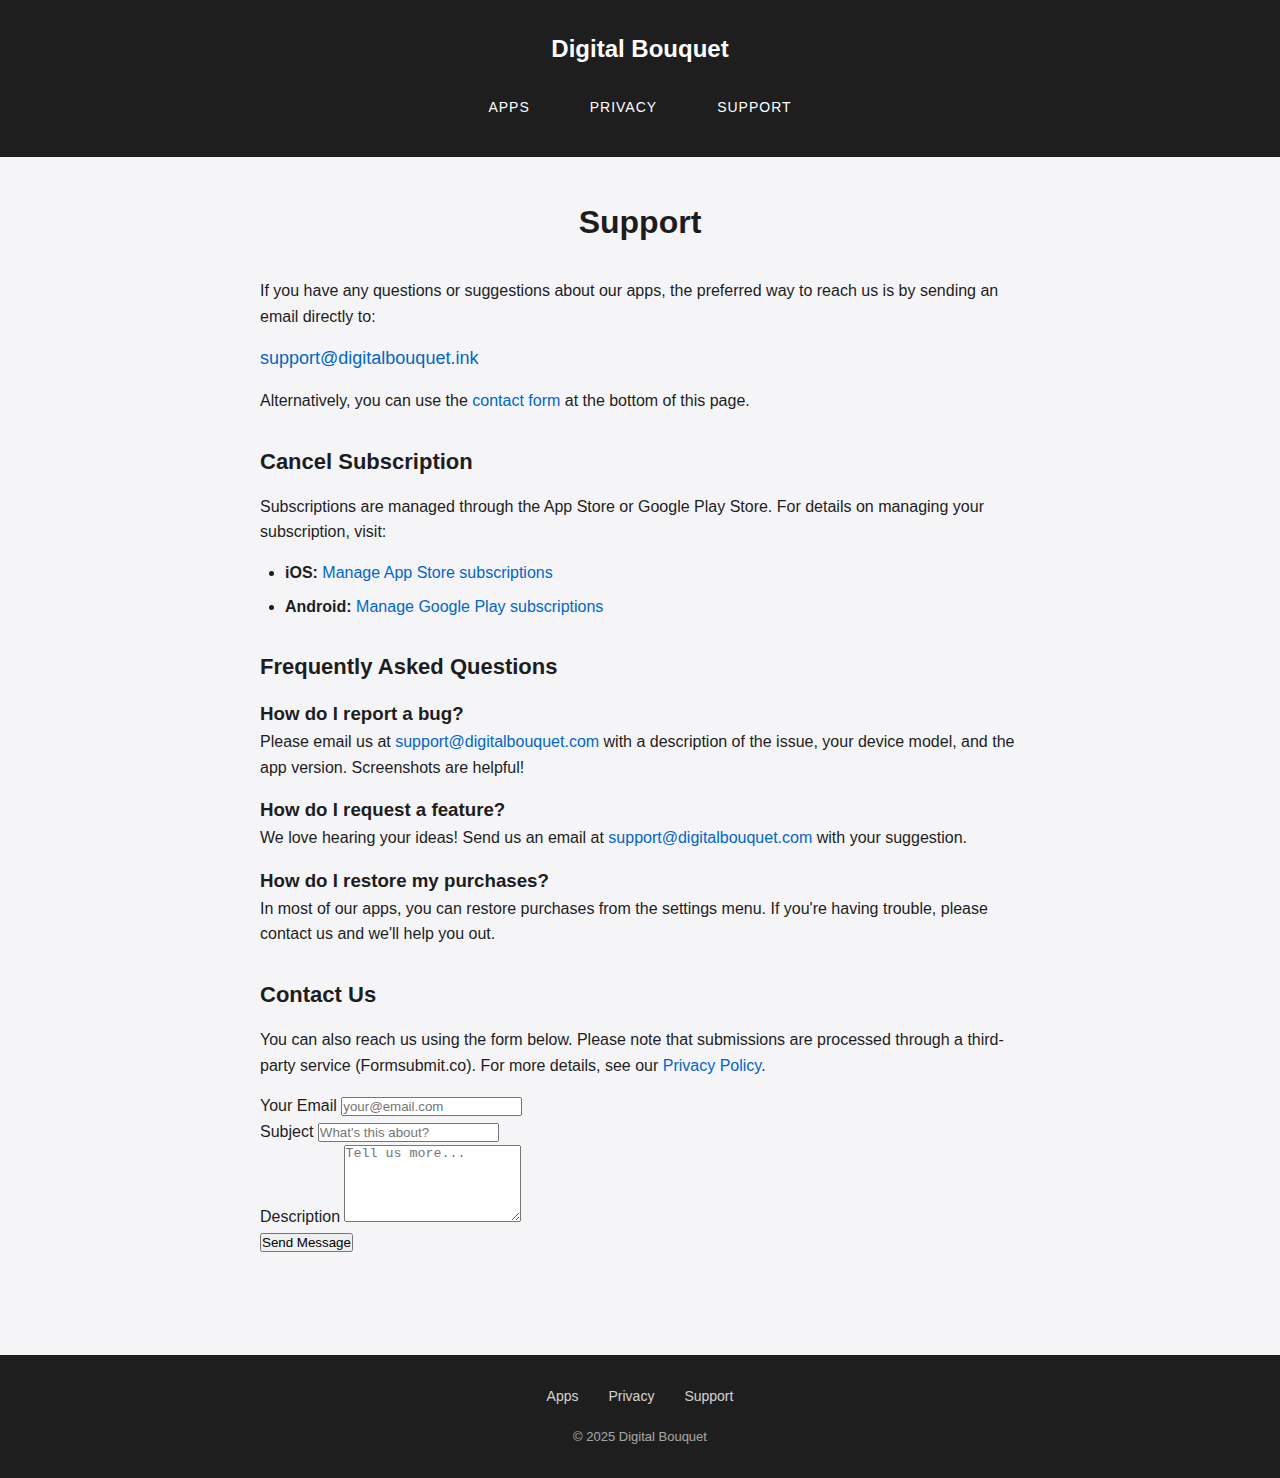
<file: support.html>
<!DOCTYPE html>
<html lang="en">
<head>
    <meta charset="UTF-8">
    <meta name="viewport" content="width=device-width, initial-scale=1.0">
    <meta name="description" content="Digital Bouquet - Support">
    <title>Support - Digital Bouquet</title>
    <link rel="stylesheet" href="css/style.css">
</head>
<body>
    <header class="header">
        <div class="logo-text">Digital Bouquet</div>
        <nav class="nav">
            <a href="index.html">Apps</a>
            <a href="privacy.html">Privacy</a>
            <a href="support.html">Support</a>
        </nav>
    </header>

    <main class="content">
        <h1>Support</h1>

        <p>If you have any questions or suggestions about our apps, the preferred way to reach us is by sending an email directly to:</p>

        <p class="contact-email"><a href="mailto:support@digitalbouquet.ink">support@digitalbouquet.ink</a></p>

        <p>Alternatively, you can use the <a href="#contact-form">contact form</a> at the bottom of this page.</p>

        <h2>Cancel Subscription</h2>
        <p>Subscriptions are managed through the App Store or Google Play Store. For details on managing your subscription, visit:</p>
        <ul>
            <li><strong>iOS:</strong> <a href="https://support.apple.com/en-us/HT202039" target="_blank" rel="noopener">Manage App Store subscriptions</a></li>
            <li><strong>Android:</strong> <a href="https://support.google.com/googleplay/answer/7018481" target="_blank" rel="noopener">Manage Google Play subscriptions</a></li>
        </ul>

        <h2>Frequently Asked Questions</h2>

        <h3>How do I report a bug?</h3>
        <p>Please email us at <a href="mailto:support@digitalbouquet.com">support@digitalbouquet.com</a> with a description of the issue, your device model, and the app version. Screenshots are helpful!</p>

        <h3>How do I request a feature?</h3>
        <p>We love hearing your ideas! Send us an email at <a href="mailto:support@digitalbouquet.com">support@digitalbouquet.com</a> with your suggestion.</p>

        <h3>How do I restore my purchases?</h3>
        <p>In most of our apps, you can restore purchases from the settings menu. If you're having trouble, please contact us and we'll help you out.</p>

        <h2 id="contact-form">Contact Us</h2>
        <p>You can also reach us using the form below. Please note that submissions are processed through a third-party service (Formsubmit.co). For more details, see our <a href="privacy.html">Privacy Policy</a>.</p>
        <form class="support-form" action="https://formsubmit.co/support@digitalbouquet.ink" method="POST">
            <input type="hidden" name="_subject" value="Support Request from Digital Bouquet">
            <input type="hidden" name="_captcha" value="false">
            <input type="hidden" name="_next" value="https://psytew.github.io/support.html">
            <div class="form-group">
                <label for="email">Your Email</label>
                <input type="email" id="email" name="email" required placeholder="your@email.com">
            </div>
            <div class="form-group">
                <label for="subject">Subject</label>
                <input type="text" id="subject" name="_subject" required placeholder="What's this about?">
            </div>
            <div class="form-group">
                <label for="description">Description</label>
                <textarea id="description" name="message" rows="5" required placeholder="Tell us more..."></textarea>
            </div>
            <button type="submit" class="submit-btn">Send Message</button>
        </form>
    </main>

    <footer class="footer">
        <div class="footer-links">
            <a href="index.html">Apps</a>
            <a href="privacy.html">Privacy</a>
            <a href="support.html">Support</a>
        </div>
        <div class="copyright">&copy; 2025 Digital Bouquet</div>
    </footer>
</body>
</html>
</file>
<file: index.css>
html{
	height: 100%;
	width: 100%;
	-webkit-text-size-adjust: none;
}

body{
	background: WhiteSmoke;
	margin: 0px;
	height: 100%;
	font-family: 'Karla';
	font-weight: 300;
}

h1{
	font-size: 96px;
	line-height: 96px;
}

h2{
	font-size:48px;
	line-height: 48px;
}

h4{
	font-size: 24px;
}

button {
	font-family: 'Karla';
	font-size: 32px;
	color: white;
	background-color: MidnightBlue;
	border: 3px solid white;
}

img{
	height: 300px;
	border-radius: 50px;
	margin-right:20px;
}

i{
	font-size: 24px;
	color: white;
	padding-left: 8px;
	padding-right: 8px;
	padding-bottom: 4px;
	margin-top: -10px;
}

#banner{
	height: 100%;
	width: 100%;
	background-color: MidnightBlue;
	display: flex;
	align-items: center;
	text-align: center;
	justify-content: center;
}

.particles-js-canvas-el{
	position: absolute;
}

#banner-text{
	color: LightGrey;
}

.section-header{
	text-align: center;
	font-size: 40px;
	margin: 0;
	padding-top: 25px;
}

.hint{
	font-size: 16px;
	text-align: center;
	margin-top: 0;
	padding-bottom: 15px;
}

#about{
	background-color:Gainsboro;
}

.about-text{
	width: 450px;
	margin: 0 auto;
	text-align: center;
	font-size: 20px;
	padding: 25px;
}

.about-box{
	display: flex;
	width: 800px;
	margin: 0 auto;
	padding-bottom: 30px;
}

.about-desc{
	font-size: 18px;
}

.me{
	border-radius: 50%;
	display: block;
	margin-left: auto;
	margin-right: auto;
}

#contact{
	background-color: white;
}

#footer{
	text-align: center;
	background-color: MidnightBlue;
	color: white;
	display: flex;
	flex-direction: column;
}

#resume{
	position: relative;
	font-size: 32px;
	top: -12px;
	color: white;
}

.resume-link{
	color: white;
	padding: 0;
}

#copyright{
	position: relative;
	top: 10px;
	margin-bottom: 15px;
}

@media only screen and (max-width: 900px) {

	img{
		display: block;
		margin-left: auto;
		margin-right: auto;
	}

	h4{
		text-align: center;
	}

	.about-box{
		flex-direction: column;
		width: 400px;
	}

	.about-desc{
		text-align: center;
		width: 300px;
		margin: 0 auto;
	}
}
</file>
<file: css/style.css>
* {
    margin: 0;
    padding: 0;
    box-sizing: border-box;
}

body {
    font-family: -apple-system, BlinkMacSystemFont, 'Segoe UI', Roboto, Oxygen, Ubuntu, Cantarell, sans-serif;
    background-color: #f5f5f7;
    color: #1d1d1f;
    line-height: 1.6;
}

a {
    color: #0066cc;
    text-decoration: none;
}

a:hover {
    text-decoration: underline;
}

/* Header */
.header {
    background-color: #1e1e1e;
    padding: 30px 20px;
    text-align: center;
}

.logo {
    width: 90px;
    height: 90px;
    margin-bottom: 20px;
}

.logo-text {
    color: #ffffff;
    font-size: 24px;
    font-weight: 600;
    margin-bottom: 20px;
}

/* Navigation */
.nav {
    display: flex;
    justify-content: center;
    gap: 30px;
}

.nav a {
    color: #ffffff;
    font-size: 14px;
    font-weight: 500;
    text-transform: uppercase;
    letter-spacing: 1px;
    padding: 8px 15px;
    transition: opacity 0.2s;
}

.nav a:hover {
    opacity: 0.8;
    text-decoration: none;
}

/* Main Content */
.main {
    max-width: 1200px;
    margin: 0 auto;
    padding: 40px 20px;
}

.page-title {
    text-align: center;
    font-size: 32px;
    font-weight: 600;
    margin-bottom: 40px;
    color: #1d1d1f;
}

/* App Gallery Grid */
.apps-grid {
    display: flex;
    justify-content: center;
    flex-wrap: wrap;
    gap: 30px;
}

.app-card {
    background: #ffffff;
    border-radius: 20px;
    padding: 25px;
    text-align: center;
    width: 180px;
    box-shadow: 0 4px 12px rgba(0, 0, 0, 0.08);
    transition: transform 0.2s, box-shadow 0.2s;
}

.app-card:hover {
    transform: translateY(-5px);
    box-shadow: 0 8px 24px rgba(0, 0, 0, 0.12);
}

.app-card a {
    color: inherit;
    text-decoration: none;
}

.app-card a:hover {
    text-decoration: none;
}

.app-icon {
    width: 120px;
    height: 120px;
    border-radius: 22px;
    margin-bottom: 15px;
    box-shadow: 0 2px 8px rgba(0, 0, 0, 0.1);
}

.app-name {
    font-size: 16px;
    font-weight: 600;
    color: #1d1d1f;
    margin-bottom: 5px;
}

.app-tagline {
    font-size: 13px;
    color: #6e6e73;
}

/* Content Pages */
.content {
    max-width: 800px;
    margin: 0 auto;
    padding: 40px 20px;
}

.content h1 {
    font-size: 32px;
    font-weight: 600;
    margin-bottom: 30px;
    text-align: center;
}

.content h2 {
    font-size: 22px;
    font-weight: 600;
    margin-top: 30px;
    margin-bottom: 15px;
    color: #1d1d1f;
}

.content p {
    margin-bottom: 15px;
    color: #1d1d1f;
}

.content ul {
    margin-bottom: 15px;
    padding-left: 25px;
}

.content li {
    margin-bottom: 8px;
}

.contact-email {
    font-size: 18px;
    font-weight: 500;
}

/* Footer */
.footer {
    background-color: #1e1e1e;
    color: #ffffff;
    text-align: center;
    padding: 30px 20px;
    margin-top: 60px;
}

.footer-links {
    display: flex;
    justify-content: center;
    gap: 30px;
    margin-bottom: 20px;
}

.footer-links a {
    color: #ffffff;
    font-size: 14px;
    opacity: 0.8;
    transition: opacity 0.2s;
}

.footer-links a:hover {
    opacity: 1;
    text-decoration: none;
}

.copyright {
    font-size: 13px;
    opacity: 0.6;
}

/* Responsive */
@media (max-width: 600px) {
    .nav {
        gap: 15px;
    }

    .nav a {
        font-size: 12px;
        padding: 6px 10px;
    }

    .app-card {
        width: 150px;
        padding: 20px;
    }

    .app-icon {
        width: 100px;
        height: 100px;
    }

    .page-title {
        font-size: 26px;
    }
}
</file>
<file: particles.js-master/demo/css/style.css>
/* =============================================================================
   HTML5 CSS Reset Minified - Eric Meyer
   ========================================================================== */

html,body,div,span,object,iframe,h1,h2,h3,h4,h5,h6,p,blockquote,pre,abbr,address,cite,code,del,dfn,em,img,ins,kbd,q,samp,small,strong,sub,sup,var,b,i,dl,dt,dd,ol,ul,li,fieldset,form,label,legend,table,caption,tbody,tfoot,thead,tr,th,td,article,aside,canvas,details,figcaption,figure,footer,header,hgroup,menu,nav,section,summary,time,mark,audio,video{margin:0;padding:0;border:0;outline:0;font-size:100%;vertical-align:baseline;background:transparent}
body{line-height:1}
article,aside,details,figcaption,figure,footer,header,hgroup,menu,nav,section{display:block}
nav ul{list-style:none}
blockquote,q{quotes:none}
blockquote:before,blockquote:after,q:before,q:after{content:none}
a{margin:0;padding:0;font-size:100%;vertical-align:baseline;background:transparent;text-decoration:none}
mark{background-color:#ff9;color:#000;font-style:italic;font-weight:bold}
del{text-decoration:line-through}
abbr[title],dfn[title]{border-bottom:1px dotted;cursor:help}
table{border-collapse:collapse;border-spacing:0}
hr{display:block;height:1px;border:0;border-top:1px solid #ccc;margin:1em 0;padding:0}
input,select{vertical-align:middle}
li{list-style:none}


/* =============================================================================
   My CSS
   ========================================================================== */

/* ---- base ---- */

html,body{ 
	width:100%;
	height:100%;
	background:#111;
}

html{
  -webkit-tap-highlight-color: rgba(0, 0, 0, 0);
}

body{
  font:normal 75% Arial, Helvetica, sans-serif;
}

canvas{
  display:block;
  vertical-align:bottom;
}


/* ---- stats.js ---- */

.count-particles{
  background: #000022;
  position: absolute;
  top: 48px;
  left: 0;
  width: 80px;
  color: #13E8E9;
  font-size: .8em;
  text-align: left;
  text-indent: 4px;
  line-height: 14px;
  padding-bottom: 2px;
  font-family: Helvetica, Arial, sans-serif;
  font-weight: bold;
}

.js-count-particles{
  font-size: 1.1em;
}

#stats,
.count-particles{
  -webkit-user-select: none;
  margin-top: 5px;
  margin-left: 5px;
}

#stats{
  border-radius: 3px 3px 0 0;
  overflow: hidden;
}

.count-particles{
  border-radius: 0 0 3px 3px;
}


/* ---- particles.js container ---- */

#particles-js{
  width: 100%;
  height: 100%;
  background-color: #b61924;
  background-image: url('');
  background-size: cover;
  background-position: 50% 50%;
  background-repeat: no-repeat;
}
</file>
